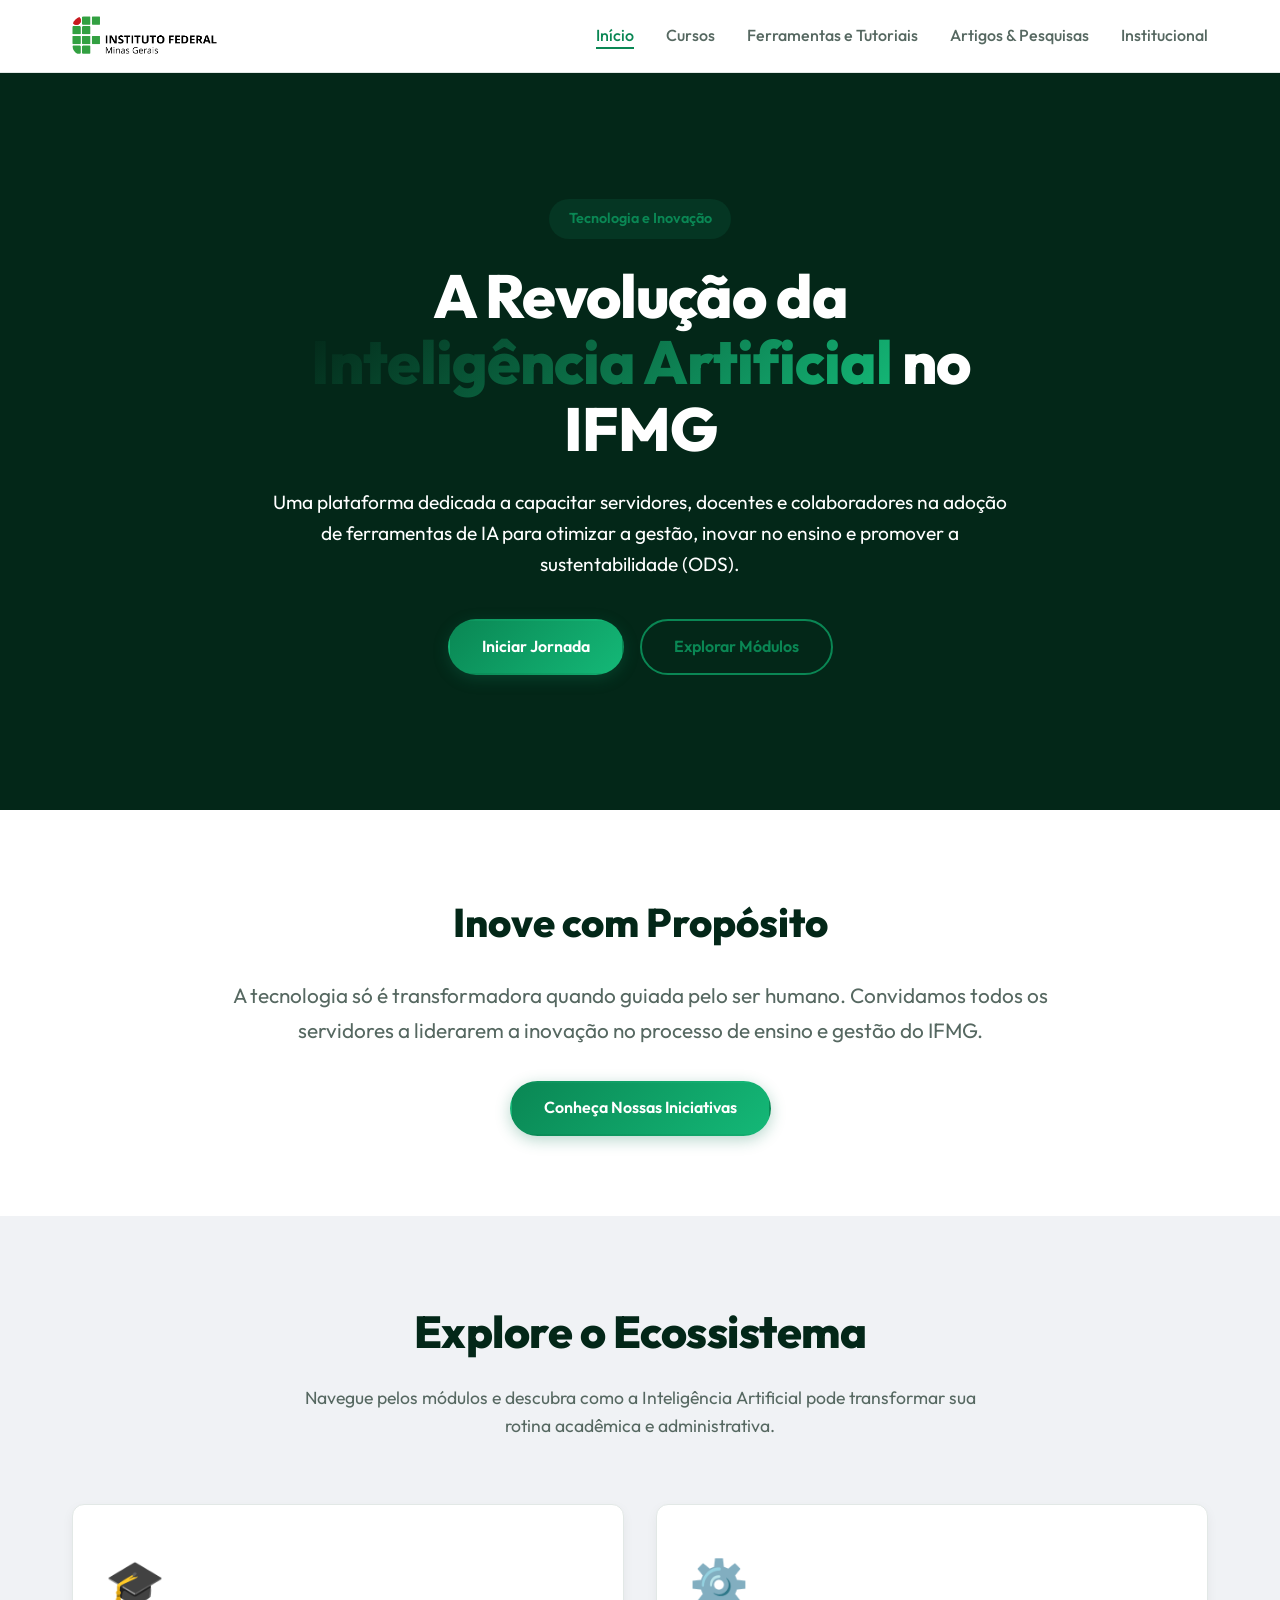
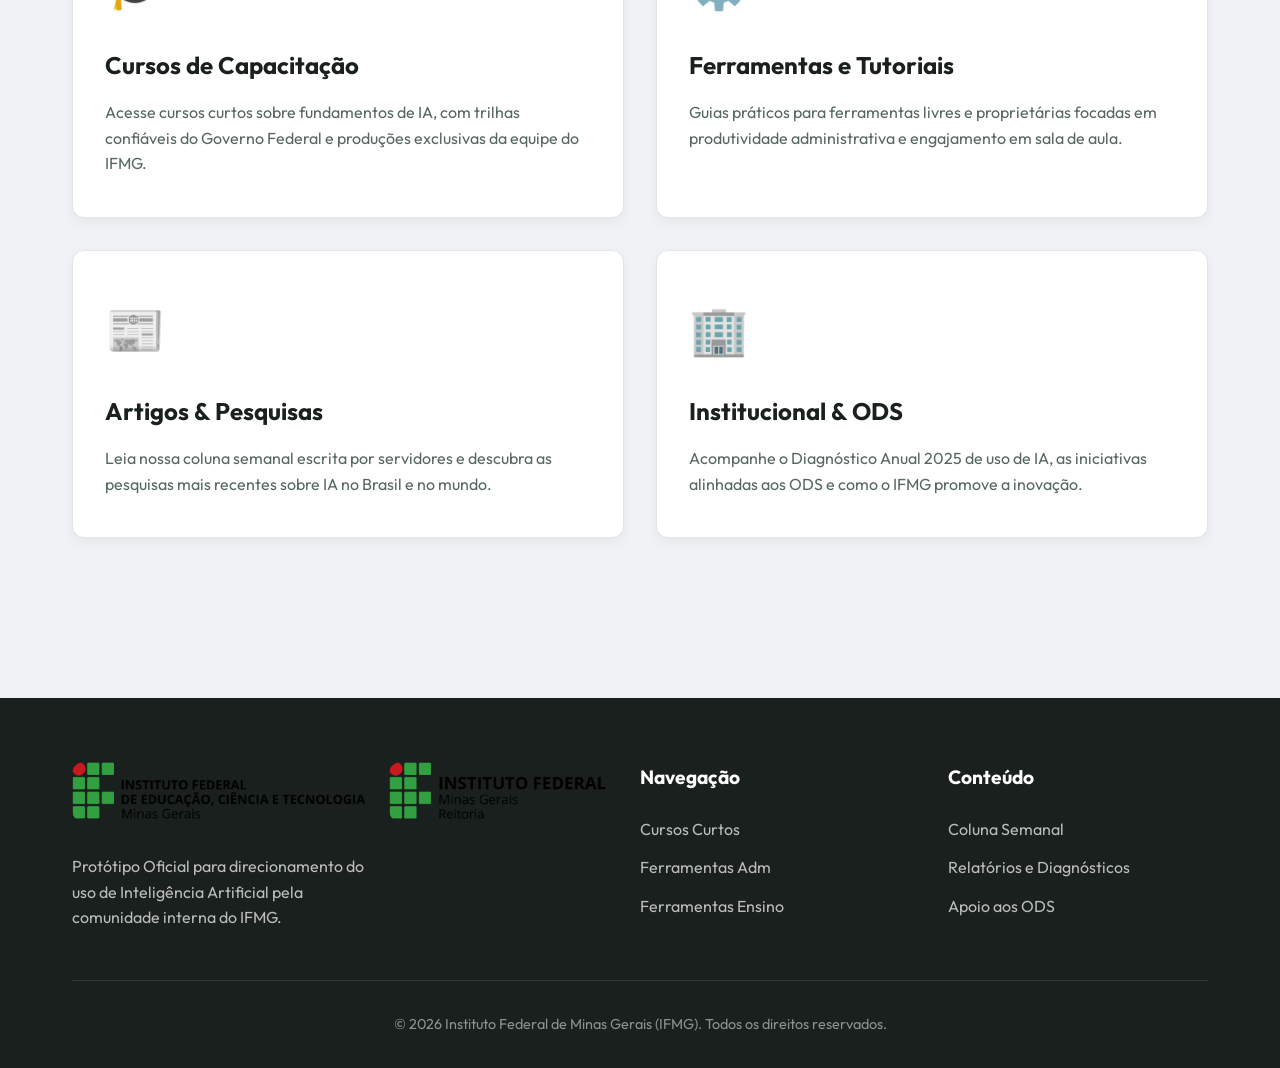
<file: index.html>
<!DOCTYPE html>
<html lang="pt-BR">
<head>
    <meta charset="UTF-8">
    <meta name="viewport" content="width=device-width, initial-scale=1.0">
    <title>Plataforma de IA | IFMG</title>
    <meta name="description" content="Plataforma oficial do IFMG com direcionamento quanto ao uso de Inteligência Artificial para a comunidade interna.">
    <link rel="stylesheet" href="css/style.css">
</head>
<body>
    <!-- Navbar -->
    <nav class="navbar" id="navbar">
        <div class="container nav-container">
            <a href="index.html" class="logo">
                <img src="imagens/ifmg-simples.png" alt="IFMG IA" class="logo-img">
            </a>
            
            <button class="mobile-menu-btn" id="mobile-menu-btn" aria-label="Menu">
                ☰
            </button>

            <ul class="nav-links" id="nav-links">
                <li><a href="index.html" class="active">Início</a></li>
                <li><a href="cursos.html">Cursos</a></li>
                <li><a href="tutoriais.html">Ferramentas e Tutoriais</a></li>
                <li><a href="artigos.html">Artigos & Pesquisas</a></li>
                <li><a href="institucional.html">Institucional</a></li>
            </ul>
        </div>
    </nav>

    <!-- Hero Section -->
    <header class="hero bg-dark">
        <div class="container hero-content">
            <div class="tag fade-in-up">Tecnologia e Inovação</div>
            <h1 class="fade-in-up" style="transition-delay: 0.1s">
                A Revolução da <span class="gradient-text">Inteligência Artificial</span> no IFMG
            </h1>
            <p class="fade-in-up" style="transition-delay: 0.2s">
                Uma plataforma dedicada a capacitar servidores, docentes e colaboradores na adoção de ferramentas de IA para otimizar a gestão, inovar no ensino e promover a sustentabilidade (ODS).
            </p>
            <div class="hero-buttons fade-in-up" style="transition-delay: 0.3s">
                <a href="cursos.html" class="btn btn-primary">Iniciar Jornada</a>
                <a href="#explore" class="btn btn-outline">Explorar Módulos</a>
            </div>
        </div>
    </header>

    <!-- Inovação Banner -->
    <section class="section bg-white">
        <div class="container">
            <div class="quote-banner fade-in-up" style="transition-delay: 0.1s">
                <h2>Inove com Propósito</h2>
                <p>
                    A tecnologia só é transformadora quando guiada pelo ser humano. Convidamos todos os servidores a liderarem a inovação no processo de ensino e gestão do IFMG.
                </p>
                <a href="institucional.html#inovacao" class="btn btn-primary">Conheça Nossas Iniciativas</a>
            </div>
        </div>
    </section>

    <!-- Modules Section -->
    <section class="section bg-light" id="explore">
        <div class="container">
            <div class="section-header fade-in-up">
                <h2>Explore o Ecossistema</h2>
                <p>Navegue pelos módulos e descubra como a Inteligência Artificial pode transformar sua rotina acadêmica e administrativa.</p>
            </div>
            
            <div class="grid grid-2">
                <!-- Card Cursos -->
                <a href="cursos.html" class="solid-card fade-in-up" style="transition-delay: 0.1s">
                    <div style="font-size: 3rem; margin-bottom: 1.5rem;">🎓</div>
                    <h3>Cursos de Capacitação</h3>
                    <p style="color: var(--text-muted); margin-top: 1rem;">
                        Acesse cursos curtos sobre fundamentos de IA, com trilhas confiáveis do Governo Federal e produções exclusivas da equipe do IFMG.
                    </p>
                </a>

                <!-- Card Tutoriais -->
                <a href="tutoriais.html" class="solid-card fade-in-up" style="transition-delay: 0.2s">
                    <div style="font-size: 3rem; margin-bottom: 1.5rem;">⚙️</div>
                    <h3>Ferramentas e Tutoriais</h3>
                    <p style="color: var(--text-muted); margin-top: 1rem;">
                        Guias práticos para ferramentas livres e proprietárias focadas em produtividade administrativa e engajamento em sala de aula.
                    </p>
                </a>

                <!-- Card Artigos -->
                <a href="artigos.html" class="solid-card fade-in-up" style="transition-delay: 0.3s">
                    <div style="font-size: 3rem; margin-bottom: 1.5rem;">📰</div>
                    <h3>Artigos & Pesquisas</h3>
                    <p style="color: var(--text-muted); margin-top: 1rem;">
                        Leia nossa coluna semanal escrita por servidores e descubra as pesquisas mais recentes sobre IA no Brasil e no mundo.
                    </p>
                </a>

                <!-- Card Institucional -->
                <a href="institucional.html" class="solid-card fade-in-up" style="transition-delay: 0.4s">
                    <div style="font-size: 3rem; margin-bottom: 1.5rem;">🏢</div>
                    <h3>Institucional & ODS</h3>
                    <p style="color: var(--text-muted); margin-top: 1rem;">
                        Acompanhe o Diagnóstico Anual 2025 de uso de IA, as iniciativas alinhadas aos ODS e como o IFMG promove a inovação.
                    </p>
                </a>
            </div>
        </div>
    </section>



    <!-- Footer -->
    <footer>
        <div class="container">
            <div class="footer-content">
                <div class="footer-brand">
                    <div class="footer-logos-group">
                        <img src="imagens/ifmg-completa.png" alt="IFMG" class="footer-logo">
                        <img src="imagens/reitoria.png" alt="Reitoria IFMG" class="footer-logo">
                    </div>
                    <p>Protótipo Oficial para direcionamento do uso de Inteligência Artificial pela comunidade interna do IFMG.</p>
                </div>
                <div class="footer-links">
                    <h4>Navegação</h4>
                    <ul>
                        <li><a href="cursos.html">Cursos Curtos</a></li>
                        <li><a href="tutoriais.html">Ferramentas Adm</a></li>
                        <li><a href="tutoriais.html#ensino">Ferramentas Ensino</a></li>
                    </ul>
                </div>
                <div class="footer-links">
                    <h4>Conteúdo</h4>
                    <ul>
                        <li><a href="artigos.html">Coluna Semanal</a></li>
                        <li><a href="institucional.html">Relatórios e Diagnósticos</a></li>
                        <li><a href="institucional.html">Apoio aos ODS</a></li>
                    </ul>
                </div>
            </div>
            <div class="footer-bottom">
                &copy; 2026 Instituto Federal de Minas Gerais (IFMG). Todos os direitos reservados.
            </div>
        </div>
    </footer>

    <script src="js/main.js"></script>
</body>
</html>
</file>
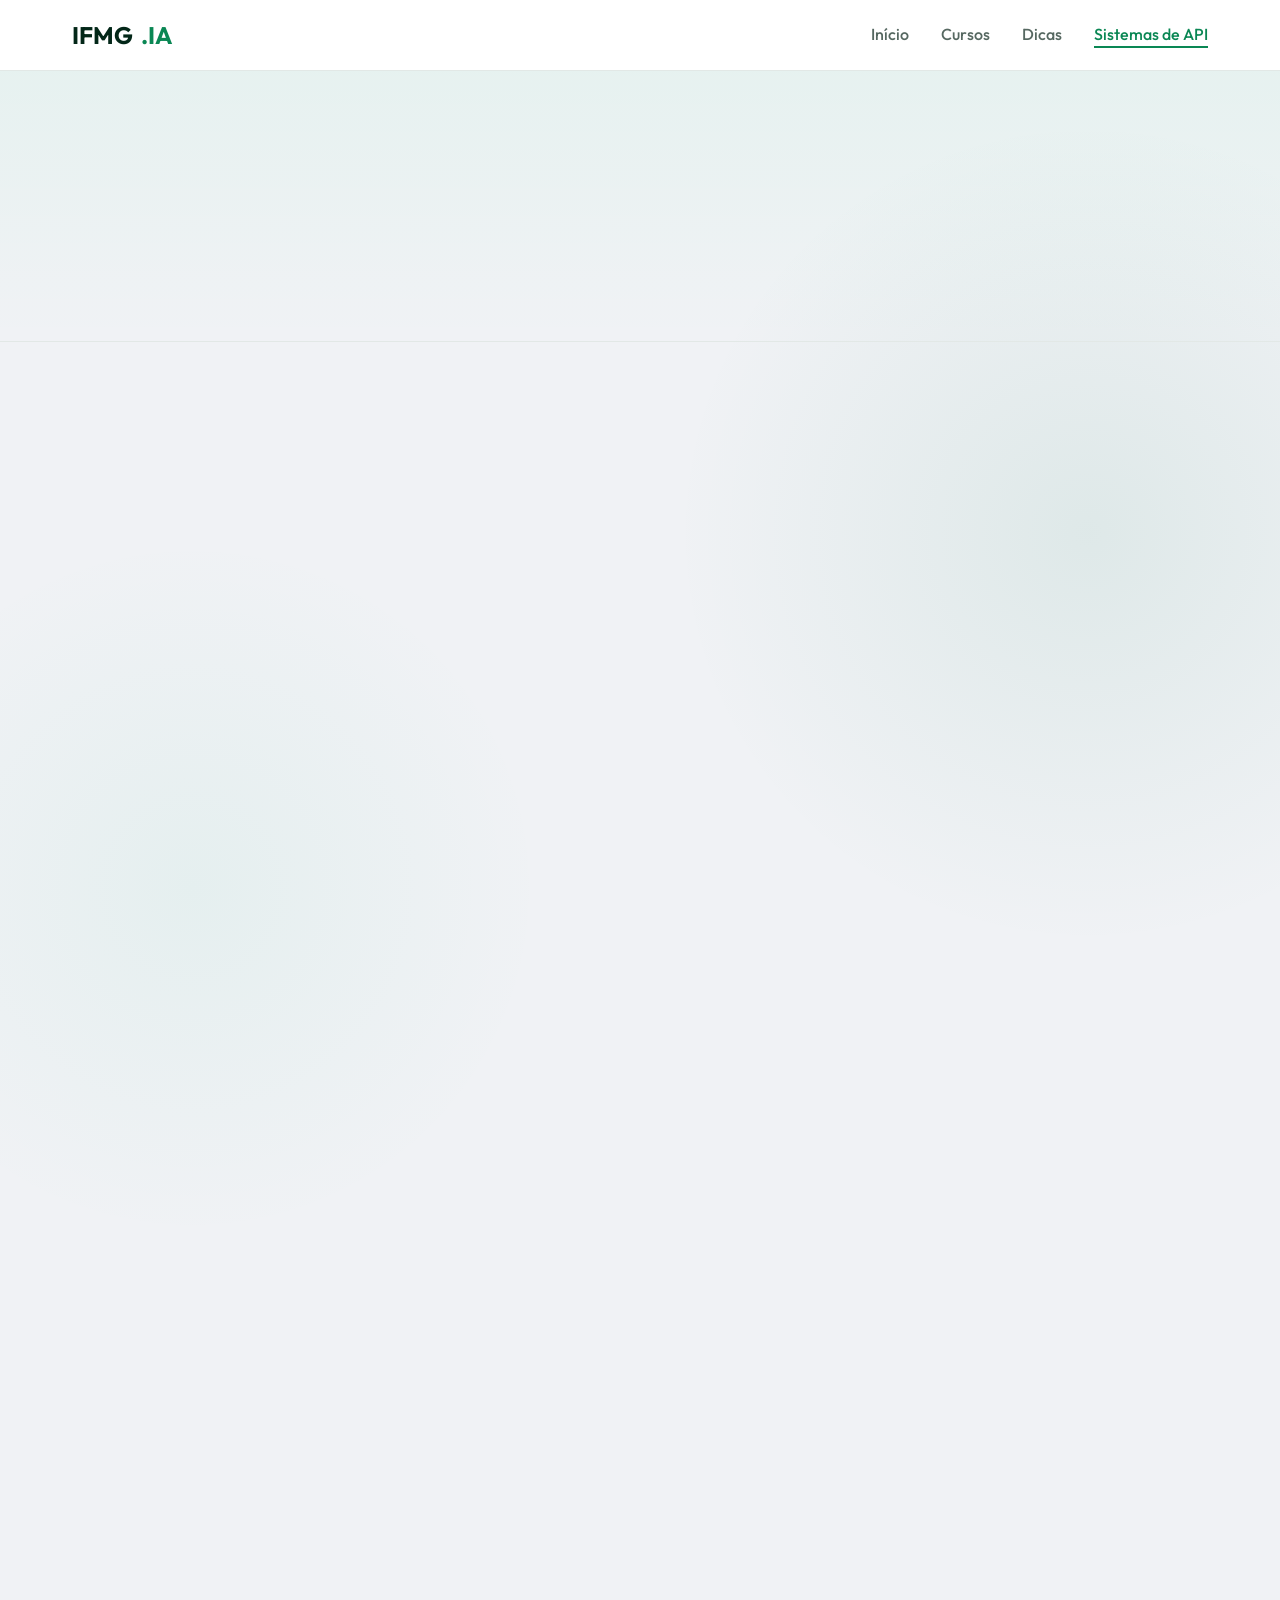
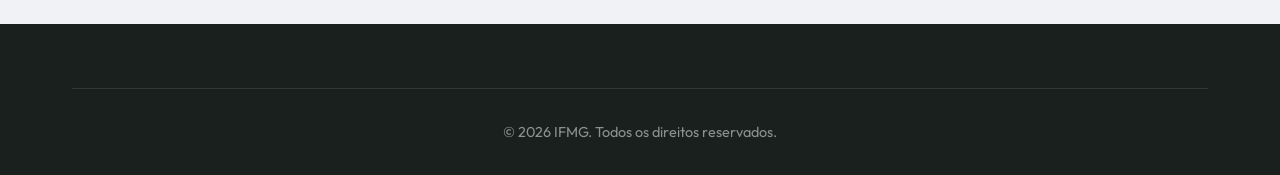
<file: api.html>
<!DOCTYPE html>
<html lang="pt-BR">

<head>
    <meta charset="UTF-8">
    <meta name="viewport" content="width=device-width, initial-scale=1.0">
    <title>Sistemas de API | Plano de IA IFMG</title>
    <link rel="stylesheet" href="css/style.css">
    <style>
        .api-layout {
            display: grid;
            grid-template-columns: 250px 1fr;
            gap: 3rem;
            margin-top: 2rem;
        }

        .api-sidebar {
            border-right: 1px solid var(--border-color);
            padding-right: 2rem;
        }

        .api-sidebar h4 {
            margin-top: 2rem;
            margin-bottom: 1rem;
            color: #fff;
            font-size: 0.9rem;
            text-transform: uppercase;
            letter-spacing: 1px;
        }

        .api-sidebar ul li {
            margin-bottom: 0.8rem;
        }

        .api-sidebar ul li a {
            color: var(--text-muted);
            font-size: 0.95rem;
        }

        .api-sidebar ul li a:hover,
        .api-sidebar ul li a.active {
            color: var(--primary);
        }

        .code-block {
            background: #0d1117;
            padding: 1.5rem;
            border-radius: 12px;
            border: 1px solid var(--border-color);
            font-family: monospace;
            color: #a5d6ff;
            line-height: 1.5;
            overflow-x: auto;
            margin: 1.5rem 0;
            position: relative;
        }

        .code-block .keyword {
            color: #ff7b72;
        }

        .code-block .string {
            color: #a5d6ff;
        }

        .code-block .comment {
            color: #8b949e;
        }

        .copy-btn {
            position: absolute;
            top: 1rem;
            right: 1rem;
            background: rgba(255, 255, 255, 0.1);
            border: none;
            color: #fff;
            padding: 0.3rem 0.6rem;
            border-radius: 6px;
            font-size: 0.8rem;
            cursor: pointer;
        }

        .copy-btn:hover {
            background: rgba(255, 255, 255, 0.2);
        }

        .endpoint-pill {
            display: inline-block;
            background: rgba(0, 230, 118, 0.1);
            color: var(--primary);
            font-weight: bold;
            padding: 0.3rem 0.8rem;
            border-radius: 6px;
            border: 1px solid rgba(0, 230, 118, 0.3);
            margin-right: 1rem;
            font-family: monospace;
            font-size: 0.9rem;
        }

        .key-generator {
            background: var(--glass-bg);
            border: 1px solid var(--primary-glow);
            padding: 2rem;
            border-radius: 16px;
            margin: 3rem 0;
            text-align: center;
        }

        @media (max-width: 900px) {
            .api-layout {
                grid-template-columns: 1fr;
            }

            .api-sidebar {
                border-right: none;
                border-bottom: 1px solid var(--border-color);
                padding-right: 0;
                padding-bottom: 2rem;
                margin-bottom: 2rem;
            }
        }
    </style>
</head>

<body>
    <nav class="navbar">
        <div class="container nav-container">
            <a href="index.html" class="logo">IFMG<span>.IA</span></a>
            <ul class="nav-links">
                <li><a href="index.html">Início</a></li>
                <li><a href="cursos.html">Cursos</a></li>
                <li><a href="dicas.html">Dicas</a></li>
                <li><a href="api.html" class="active">Sistemas de API</a></li>
            </ul>
        </div>
    </nav>

    <header class="section"
        style="padding-top: 10rem; padding-bottom: 2rem; background: linear-gradient(180deg, rgba(0, 230, 118, 0.05) 0%, transparent 100%); border-bottom: 1px solid var(--border-color);">
        <div class="container text-center">
            <h1 class="fade-in-up" style="font-size: 3rem; margin-bottom: 1rem;">Documentação da API</h1>
            <p class="fade-in-up"
                style="transition-delay: 0.1s; color: var(--text-muted); font-size: 1.1rem; max-width: 600px; margin: 0 auto;">
                Integre os modelos institucionais do IFMG nas suas próprias aplicações escolares e projetos de pesquisa
                acadêmica.
            </p>
        </div>
    </header>

    <section class="container" style="padding-bottom: 5rem;">
        <div class="api-layout fade-in-up" style="transition-delay: 0.2s">

            <!-- Sidebar -->
            <aside class="api-sidebar">
                <h4 style="margin-top: 0">Início</h4>
                <ul>
                    <li><a href="#" class="active">Introdução</a></li>
                    <li><a href="#">Autenticação</a></li>
                    <li><a href="#">Limites de Taxa</a></li>
                </ul>
                <h4>Modelos Base</h4>
                <ul>
                    <li><a href="#">IFMG-Edu-7B</a></li>
                    <li><a href="#">Classificador de Evasão</a></li>
                    <li><a href="#">Analisador de Textos</a></li>
                </ul>
                <h4>Endpoints</h4>
                <ul>
                    <li><a href="#">/v1/completions</a></li>
                    <li><a href="#">/v1/predict</a></li>
                </ul>
            </aside>

            <!-- Content -->
            <main class="api-content">
                <h2 style="font-size: 2rem; margin-bottom: 1rem;">Introdução</h2>
                <p style="color: var(--text-muted); margin-bottom: 2rem;">
                    A API do Plano de IA do IFMG oferece acesso a modelos ajustados especificamente para o contexto
                    educacional brasileiro. A comunicação é baseada em REST, utilizando representações JSON de
                    transferência.
                </p>

                <div class="key-generator">
                    <h3 style="margin-bottom: 1rem;">Gere sua Chave de API</h3>
                    <p style="color: var(--text-muted); margin-bottom: 1.5rem; font-size: 0.9rem;">
                        Identifique-se como aluno ou professor para receber sua key gratuita.
                    </p>
                    <button class="btn btn-primary"
                        onclick="alert('Funcionalidade simulada! A chave apareceria aqui.')">Gerar Key
                        Institucional</button>
                </div>

                <hr style="border: 0; border-top: 1px solid var(--border-color); margin: 3rem 0;">

                <h3 style="margin-bottom: 1rem;">Fazendo sua Primeira Requisição</h3>
                <p style="color: var(--text-muted); margin-bottom: 1.5rem;">
                    A autenticação é feita via header <code>Authorization: Bearer</code>. O endpoint primário de
                    completions é altamente compatível com o formato da OpenAI, facilitando adaptações de código:
                </p>

                <div style="display: flex; align-items: center; margin-bottom: 1rem;">
                    <span class="endpoint-pill">POST</span>
                    <code style="color: #fff;">https://api.ia.ifmg.edu.br/v1/completions</code>
                </div>

                <div class="code-block">
                    <button class="copy-btn" onclick="alert('Copiado!')">Copiar</button>
                    <span class="comment"># Exemplo de requisição em Python usando o pacote requests</span><br><br>
                    <span class="keyword">import</span> requests<br>
                    <span class="keyword">import</span> json<br><br>

                    url = <span class="string">"https://api.ia.ifmg.edu.br/v1/completions"</span><br>
                    headers = {<br>
                    &nbsp;&nbsp;&nbsp;&nbsp;<span class="string">"Authorization"</span>: <span class="string">"Bearer
                        SEU_TOKEN_AQUI"</span>,<br>
                    &nbsp;&nbsp;&nbsp;&nbsp;<span class="string">"Content-Type"</span>: <span
                        class="string">"application/json"</span><br>
                    }<br><br>

                    payload = {<br>
                    &nbsp;&nbsp;&nbsp;&nbsp;<span class="string">"model"</span>: <span
                        class="string">"ifmg-edu-7b"</span>,<br>
                    &nbsp;&nbsp;&nbsp;&nbsp;<span class="string">"prompt"</span>: <span class="string">"Explique o
                        conceito de redes neurais para um estudante do ensino médio"</span>,<br>
                    &nbsp;&nbsp;&nbsp;&nbsp;<span class="string">"max_tokens"</span>: <span
                        class="keyword">250</span><br>
                    }<br><br>

                    response = requests.post(url, headers=headers, json=payload)<br>
                    <span class="keyword">print</span>(response.json())
                </div>
            </main>
        </div>
    </section>

    <footer>
        <div class="container">
            <div class="footer-bottom">
                &copy; 2026 IFMG. Todos os direitos reservados.
            </div>
        </div>
    </footer>
    <script src="js/main.js"></script>
</body>

</html>
</file>
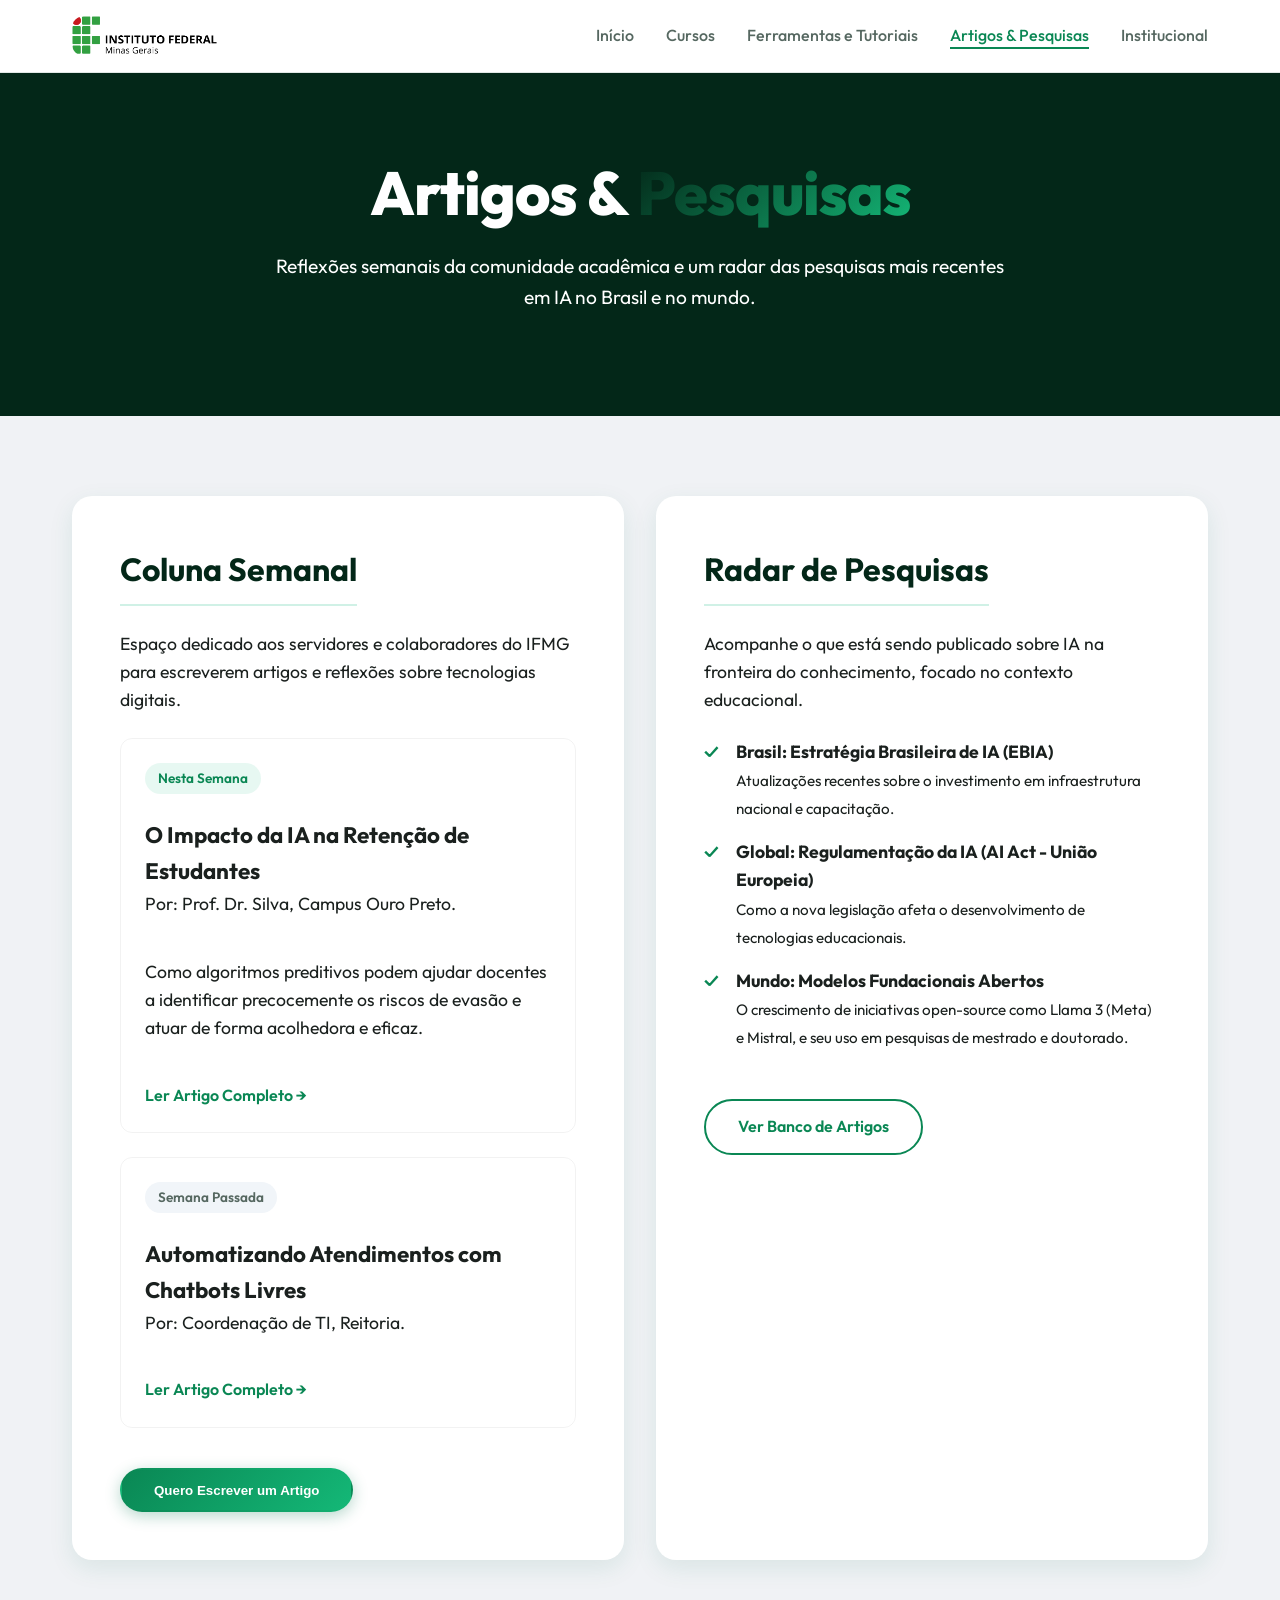
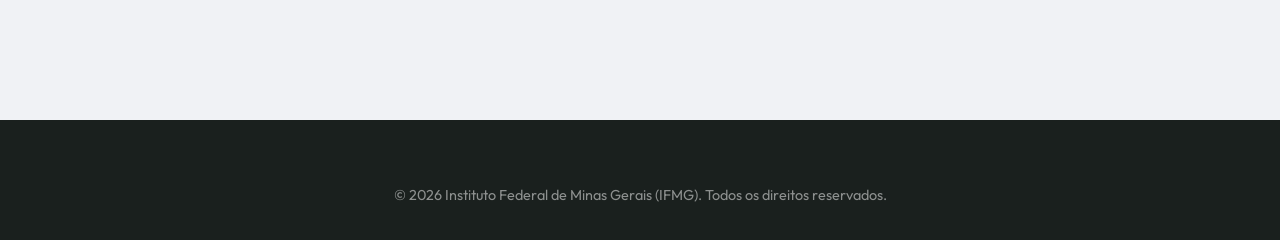
<file: artigos.html>
<!DOCTYPE html>
<html lang="pt-BR">
<head>
    <meta charset="UTF-8">
    <meta name="viewport" content="width=device-width, initial-scale=1.0">
    <title>Artigos e Pesquisas | IFMG IA</title>
    <meta name="description" content="Artigos semanais e pesquisas recentes sobre Inteligência Artificial no IFMG, no Brasil e no Mundo.">
    <link rel="stylesheet" href="css/style.css">
</head>
<body>
    <nav class="navbar" id="navbar">
        <div class="container nav-container">
            <a href="index.html" class="logo">
                <img src="imagens/ifmg-simples.png" alt="IFMG IA" class="logo-img">
            </a>
            <button class="mobile-menu-btn" id="mobile-menu-btn">☰</button>
            <ul class="nav-links" id="nav-links">
                <li><a href="index.html">Início</a></li>
                <li><a href="cursos.html">Cursos</a></li>
                <li><a href="tutoriais.html">Ferramentas e Tutoriais</a></li>
                <li><a href="artigos.html" class="active">Artigos & Pesquisas</a></li>
                <li><a href="institucional.html">Institucional</a></li>
            </ul>
        </div>
    </nav>

    <header class="hero bg-dark" style="min-height: 40vh; padding: 10rem 0 4rem;">
        <div class="container hero-content">
            <h1 class="fade-in-up">Artigos & <span class="gradient-text">Pesquisas</span></h1>
            <p class="fade-in-up" style="transition-delay: 0.1s">
                Reflexões semanais da comunidade acadêmica e um radar das pesquisas mais recentes em IA no Brasil e no mundo.
            </p>
        </div>
    </header>

    <section class="section bg-light">
        <div class="container">
            <div class="grid grid-2">
                <!-- Coluna Semanal -->
                <div class="content-block fade-in-up">
                    <h2>Coluna Semanal</h2>
                    <p>Espaço dedicado aos servidores e colaboradores do IFMG para escreverem artigos e reflexões sobre tecnologias digitais.</p>
                    
                    <div class="resource-item" style="flex-direction: column; gap: 1rem;">
                        <div>
                            <span class="badge badge-free">Nesta Semana</span>
                            <h4 style="font-size: 1.4rem; margin-top: 0.5rem;">O Impacto da IA na Retenção de Estudantes</h4>
                            <p class="text-muted">Por: Prof. Dr. Silva, Campus Ouro Preto.</p>
                        </div>
                        <p>Como algoritmos preditivos podem ajudar docentes a identificar precocemente os riscos de evasão e atuar de forma acolhedora e eficaz.</p>
                        <a href="#" style="color: var(--primary); font-weight: 600;">Ler Artigo Completo →</a>
                    </div>

                    <div class="resource-item" style="flex-direction: column; gap: 1rem;">
                        <div>
                            <span class="badge" style="background: #f1f5f9; color: var(--text-muted);">Semana Passada</span>
                            <h4 style="font-size: 1.4rem; margin-top: 0.5rem;">Automatizando Atendimentos com Chatbots Livres</h4>
                            <p class="text-muted">Por: Coordenação de TI, Reitoria.</p>
                        </div>
                        <a href="#" style="color: var(--primary); font-weight: 600;">Ler Artigo Completo →</a>
                    </div>
                    
                    <button class="btn btn-primary" style="margin-top: 1rem;">Quero Escrever um Artigo</button>
                </div>

                <!-- Pesquisas -->
                <div class="content-block fade-in-up" style="transition-delay: 0.2s">
                    <h2>Radar de Pesquisas</h2>
                    <p>Acompanhe o que está sendo publicado sobre IA na fronteira do conhecimento, focado no contexto educacional.</p>
                    
                    <ul class="styled-list">
                        <li>
                            <strong>Brasil: Estratégia Brasileira de IA (EBIA)</strong><br>
                            <span class="text-muted" style="font-size: 0.95rem;">Atualizações recentes sobre o investimento em infraestrutura nacional e capacitação.</span>
                        </li>
                        <li>
                            <strong>Global: Regulamentação da IA (AI Act - União Europeia)</strong><br>
                            <span class="text-muted" style="font-size: 0.95rem;">Como a nova legislação afeta o desenvolvimento de tecnologias educacionais.</span>
                        </li>
                        <li>
                            <strong>Mundo: Modelos Fundacionais Abertos</strong><br>
                            <span class="text-muted" style="font-size: 0.95rem;">O crescimento de iniciativas open-source como Llama 3 (Meta) e Mistral, e seu uso em pesquisas de mestrado e doutorado.</span>
                        </li>
                    </ul>
                    
                    <a href="#" class="btn btn-outline" style="margin-top: 2rem;">Ver Banco de Artigos</a>
                </div>
            </div>
        </div>
    </section>

    <footer>
        <div class="container">
            <div class="footer-bottom" style="margin-top: 0; padding-top: 0; border: none;">
                &copy; 2026 Instituto Federal de Minas Gerais (IFMG). Todos os direitos reservados.
            </div>
        </div>
    </footer>
    <script src="js/main.js"></script>
</body>
</html>
</file>
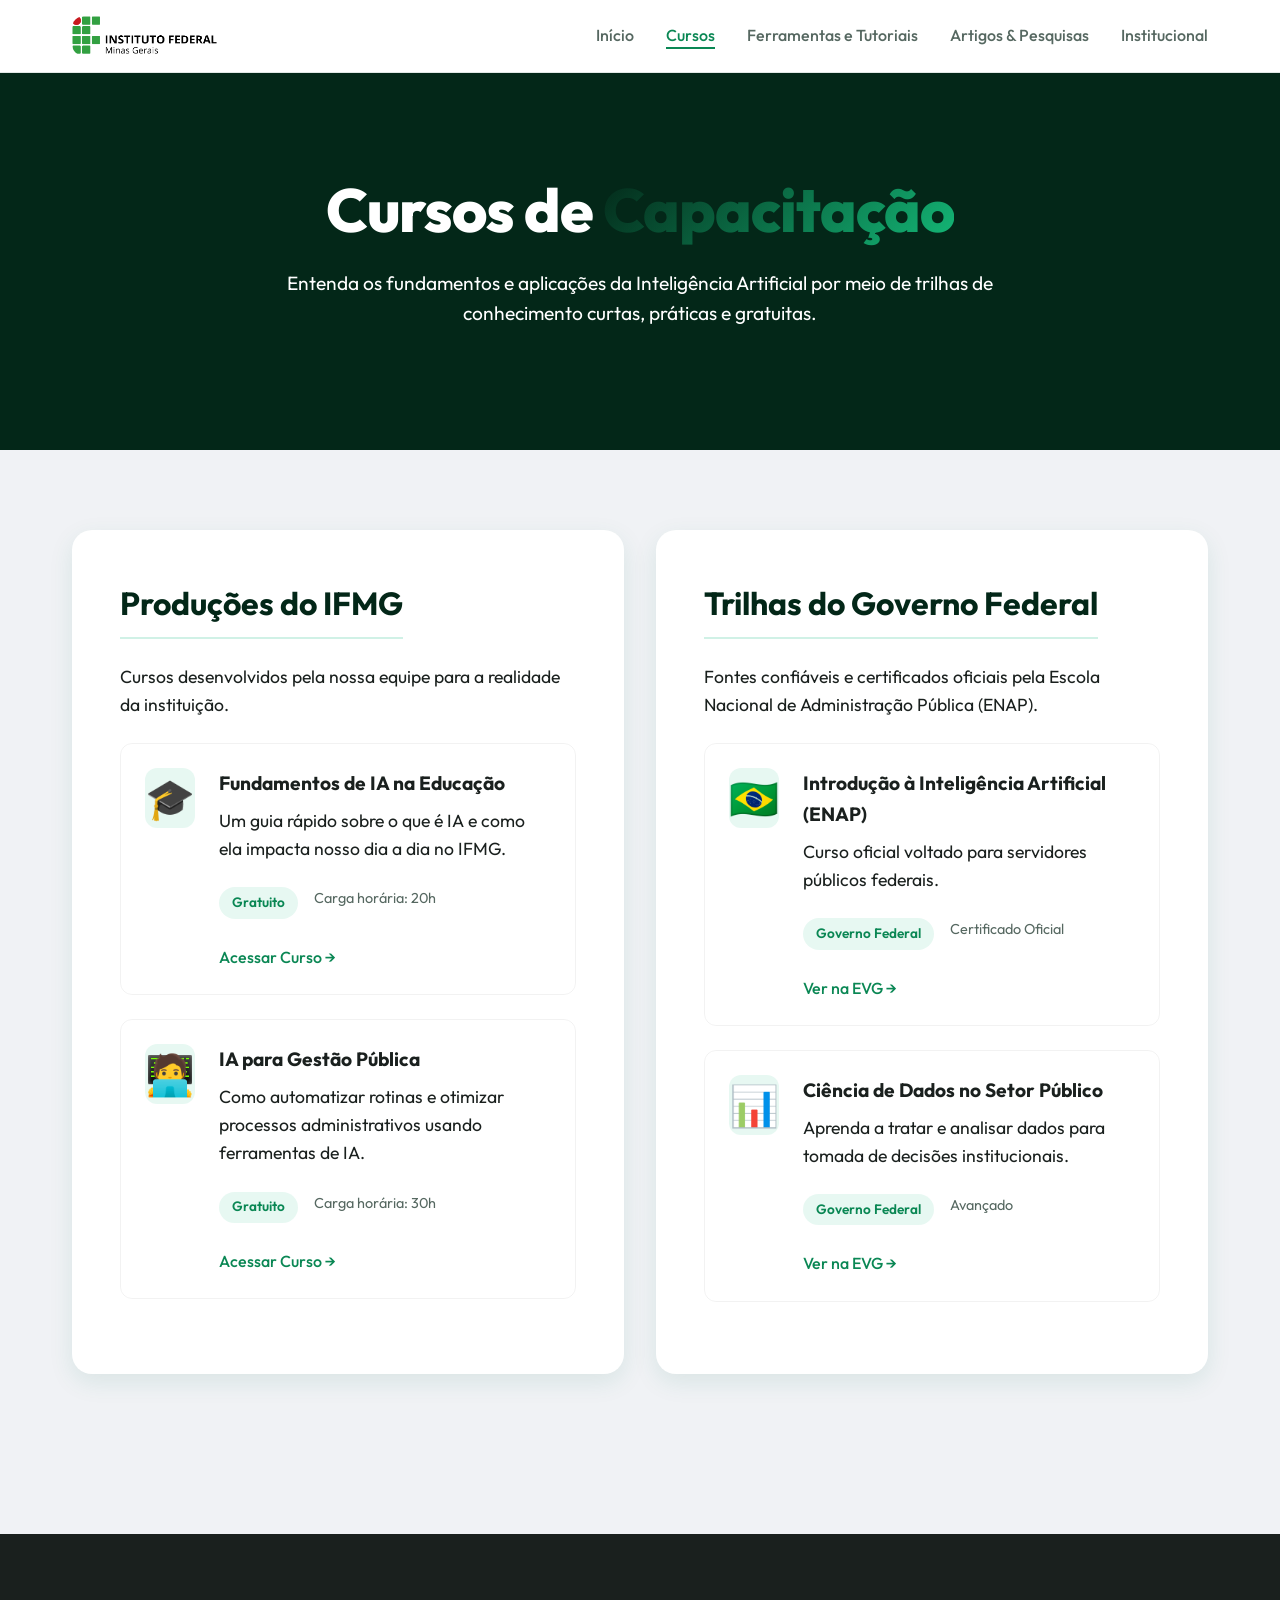
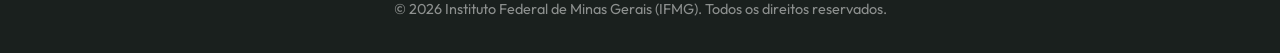
<file: cursos.html>
<!DOCTYPE html>
<html lang="pt-BR">
<head>
    <meta charset="UTF-8">
    <meta name="viewport" content="width=device-width, initial-scale=1.0">
    <title>Cursos e Capacitação | IFMG IA</title>
    <meta name="description" content="Cursos de curta duração sobre Inteligência Artificial recomendados pelo IFMG e pelo Governo Federal.">
    <link rel="stylesheet" href="css/style.css">
</head>
<body>
    <nav class="navbar" id="navbar">
        <div class="container nav-container">
            <a href="index.html" class="logo">
                <img src="imagens/ifmg-simples.png" alt="IFMG IA" class="logo-img">
            </a>
            <button class="mobile-menu-btn" id="mobile-menu-btn" aria-label="Menu">☰</button>
            <ul class="nav-links" id="nav-links">
                <li><a href="index.html">Início</a></li>
                <li><a href="cursos.html" class="active">Cursos</a></li>
                <li><a href="tutoriais.html">Ferramentas e Tutoriais</a></li>
                <li><a href="artigos.html">Artigos & Pesquisas</a></li>
                <li><a href="institucional.html">Institucional</a></li>
            </ul>
        </div>
    </nav>

    <header class="hero bg-dark" style="min-height: 50vh; padding: 10rem 0 4rem;">
        <div class="container hero-content">
            <h1 class="fade-in-up">Cursos de <span class="gradient-text">Capacitação</span></h1>
            <p class="fade-in-up" style="transition-delay: 0.1s">
                Entenda os fundamentos e aplicações da Inteligência Artificial por meio de trilhas de conhecimento curtas, práticas e gratuitas.
            </p>
        </div>
    </header>

    <section class="section bg-light">
        <div class="container">
            <div class="grid grid-2">
                <!-- Cursos IFMG -->
                <div class="content-block fade-in-up">
                    <h2>Produções do IFMG</h2>
                    <p>Cursos desenvolvidos pela nossa equipe para a realidade da instituição.</p>
                    
                    <div class="resource-item">
                        <div class="resource-icon">🎓</div>
                        <div class="resource-content">
                            <h4>Fundamentos de IA na Educação</h4>
                            <p class="text-muted">Um guia rápido sobre o que é IA e como ela impacta nosso dia a dia no IFMG.</p>
                            <div class="resource-meta">
                                <span class="badge badge-free">Gratuito</span>
                                <span>Carga horária: 20h</span>
                            </div>
                            <a href="#" style="color: var(--primary); font-weight: 500; display: inline-block; margin-top: 10px;">Acessar Curso →</a>
                        </div>
                    </div>

                    <div class="resource-item">
                        <div class="resource-icon">🧑‍💻</div>
                        <div class="resource-content">
                            <h4>IA para Gestão Pública</h4>
                            <p class="text-muted">Como automatizar rotinas e otimizar processos administrativos usando ferramentas de IA.</p>
                            <div class="resource-meta">
                                <span class="badge badge-free">Gratuito</span>
                                <span>Carga horária: 30h</span>
                            </div>
                            <a href="#" style="color: var(--primary); font-weight: 500; display: inline-block; margin-top: 10px;">Acessar Curso →</a>
                        </div>
                    </div>
                </div>

                <!-- Cursos Governo -->
                <div class="content-block fade-in-up" style="transition-delay: 0.2s">
                    <h2>Trilhas do Governo Federal</h2>
                    <p>Fontes confiáveis e certificados oficiais pela Escola Nacional de Administração Pública (ENAP).</p>
                    
                    <div class="resource-item">
                        <div class="resource-icon">🇧🇷</div>
                        <div class="resource-content">
                            <h4>Introdução à Inteligência Artificial (ENAP)</h4>
                            <p class="text-muted">Curso oficial voltado para servidores públicos federais.</p>
                            <div class="resource-meta">
                                <span class="badge badge-free">Governo Federal</span>
                                <span>Certificado Oficial</span>
                            </div>
                            <a href="https://www.escolavirtual.gov.br/" target="_blank" style="color: var(--primary); font-weight: 500; display: inline-block; margin-top: 10px;">Ver na EVG →</a>
                        </div>
                    </div>

                    <div class="resource-item">
                        <div class="resource-icon">📊</div>
                        <div class="resource-content">
                            <h4>Ciência de Dados no Setor Público</h4>
                            <p class="text-muted">Aprenda a tratar e analisar dados para tomada de decisões institucionais.</p>
                            <div class="resource-meta">
                                <span class="badge badge-free">Governo Federal</span>
                                <span>Avançado</span>
                            </div>
                            <a href="https://www.escolavirtual.gov.br/" target="_blank" style="color: var(--primary); font-weight: 500; display: inline-block; margin-top: 10px;">Ver na EVG →</a>
                        </div>
                    </div>
                </div>
            </div>
        </div>
    </section>

    <footer>
        <div class="container">
            <div class="footer-bottom" style="margin-top: 0; padding-top: 0; border: none;">
                &copy; 2026 Instituto Federal de Minas Gerais (IFMG). Todos os direitos reservados.
            </div>
        </div>
    </footer>
    <script src="js/main.js"></script>
</body>
</html>
</file>
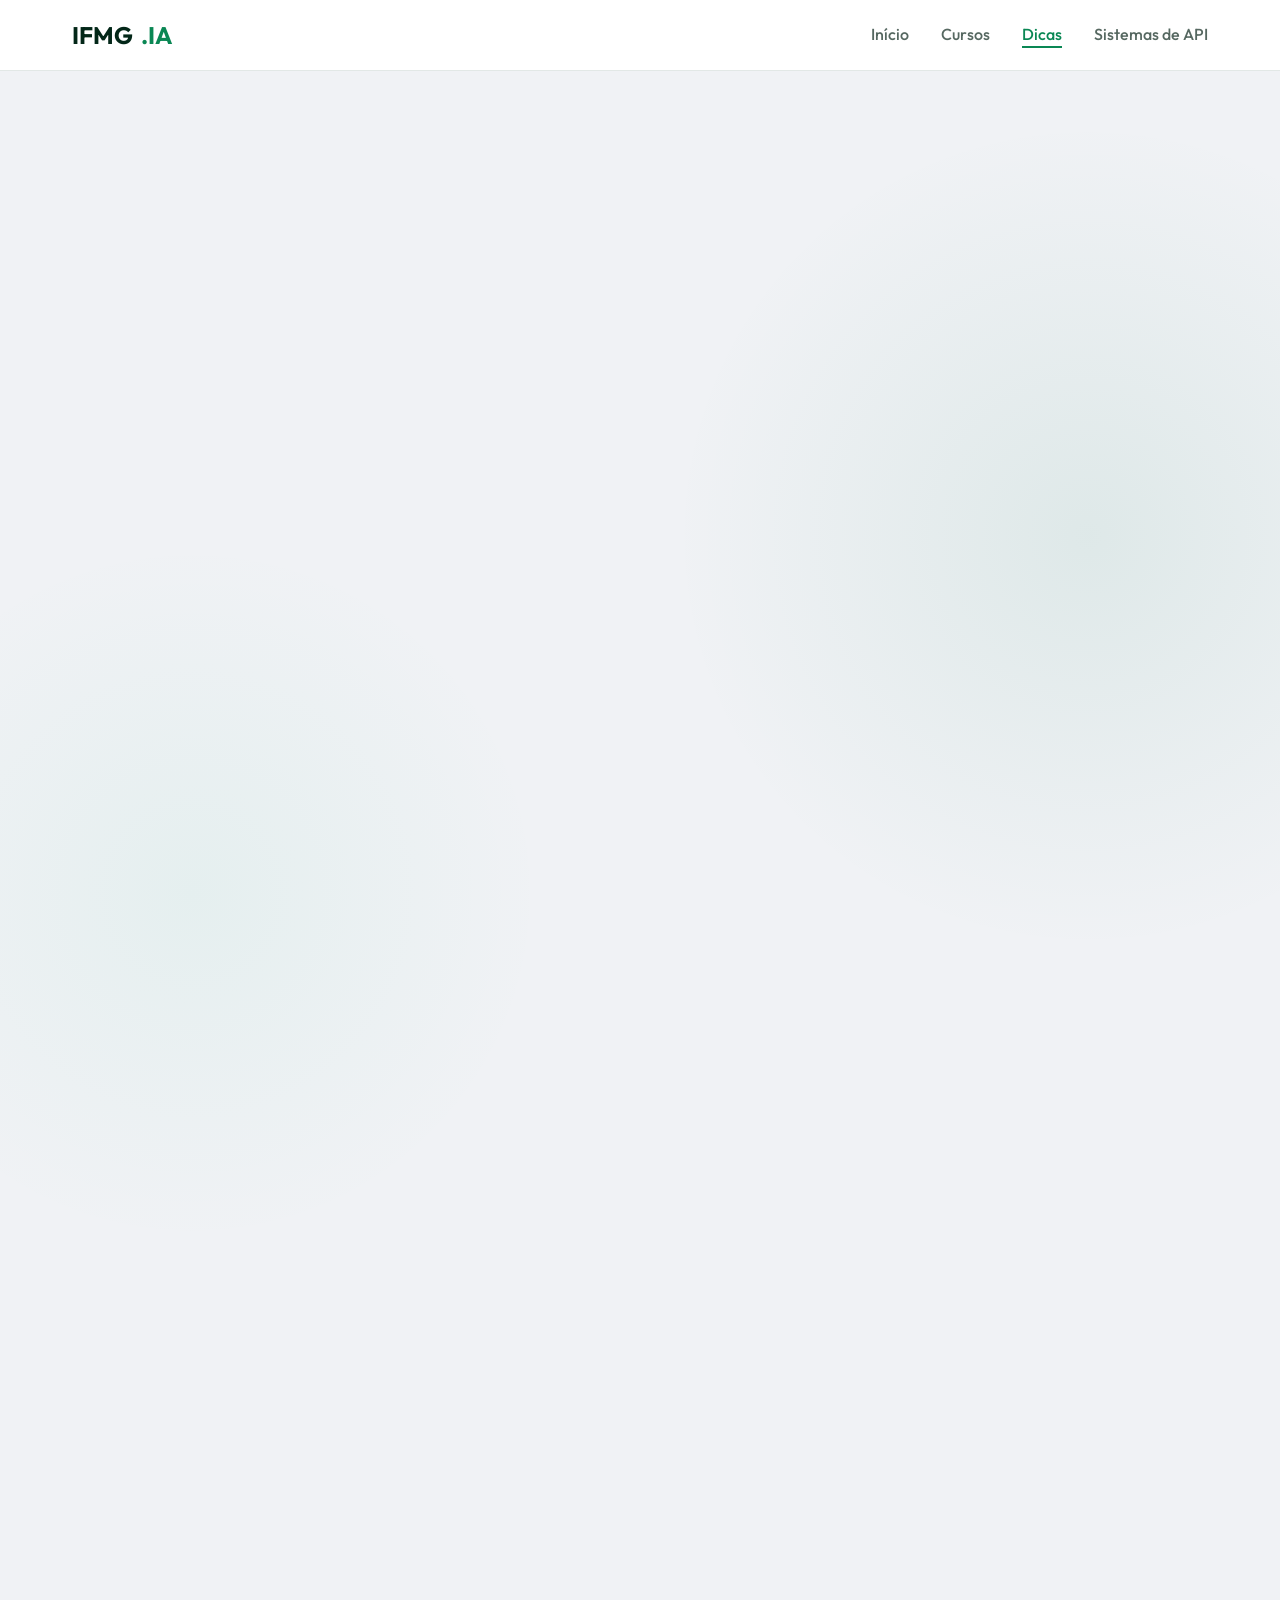
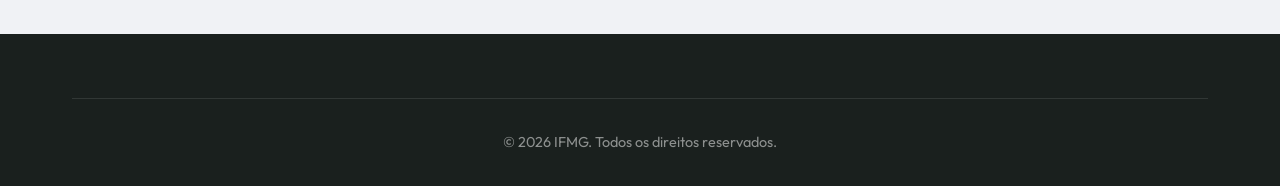
<file: dicas.html>
<!DOCTYPE html>
<html lang="pt-BR">

<head>
    <meta charset="UTF-8">
    <meta name="viewport" content="width=device-width, initial-scale=1.0">
    <title>Dicas Semanais | Plano de IA IFMG</title>
    <link rel="stylesheet" href="css/style.css">
    <style>
        .tip-card {
            display: flex;
            gap: 2rem;
            align-items: stretch;
            margin-bottom: 2rem;
            padding: 1.5rem;
        }

        .tip-date {
            flex-shrink: 0;
            width: 80px;
            text-align: center;
            background: rgba(255, 255, 255, 0.03);
            border-radius: 12px;
            padding: 1rem 0;
            border: 1px solid var(--glass-border);
            display: flex;
            flex-direction: column;
            justify-content: center;
        }

        .tip-date span.day {
            font-size: 2rem;
            font-family: 'Outfit';
            font-weight: 800;
            color: var(--primary);
            line-height: 1;
        }

        .tip-date span.month {
            font-size: 0.8rem;
            text-transform: uppercase;
            letter-spacing: 1px;
            color: var(--text-muted);
            margin-top: 4px;
        }

        .tip-content h3 {
            margin-bottom: 0.8rem;
            font-size: 1.3rem;
        }

        .tip-content p {
            color: var(--text-muted);
            font-size: 0.95rem;
            line-height: 1.7;
        }

        .subscribe-box {
            background: linear-gradient(145deg, rgba(20, 24, 31, 0.8), rgba(0, 230, 118, 0.05));
            border: 1px solid var(--primary-glow);
            border-radius: 20px;
            padding: 3rem;
            text-align: center;
            margin-top: 4rem;
        }

        .form-group {
            display: flex;
            gap: 1rem;
            max-width: 500px;
            margin: 2rem auto 0;
        }

        .form-input {
            flex-grow: 1;
            padding: 0.8rem 1.5rem;
            border-radius: 50px;
            background: rgba(0, 0, 0, 0.3);
            border: 1px solid var(--glass-border);
            color: #fff;
            font-family: 'Inter';
            outline: none;
            transition: border-color var(--transition-fast);
        }

        .form-input:focus {
            border-color: var(--primary);
        }

        @media (max-width: 768px) {
            .tip-card {
                flex-direction: column;
                gap: 1rem;
            }

            .tip-date {
                width: auto;
                flex-direction: row;
                gap: 10px;
                padding: 0.5rem;
            }

            .form-group {
                flex-direction: column;
            }
        }
    </style>
</head>

<body>
    <nav class="navbar">
        <div class="container nav-container">
            <a href="index.html" class="logo">IFMG<span>.IA</span></a>
            <ul class="nav-links">
                <li><a href="index.html">Início</a></li>
                <li><a href="cursos.html">Cursos</a></li>
                <li><a href="dicas.html" class="active">Dicas</a></li>
                <li><a href="api.html">Sistemas de API</a></li>
            </ul>
        </div>
    </nav>

    <header class="section" style="padding-top: 10rem; padding-bottom: 2rem;">
        <div class="container text-center">
            <h1 class="fade-in-up" style="font-size: 3.5rem; margin-bottom: 1rem;">Dicas Semanais</h1>
            <p class="fade-in-up"
                style="transition-delay: 0.1s; color: var(--text-muted); font-size: 1.2rem; max-width: 600px; margin: 0 auto;">
                Insights, ferramentas e prompts exclusivos para manter você à frente da curva no universo da
                Inteligência Artificial.
            </p>
        </div>
    </header>

    <section class="section" style="padding-top: 2rem;">
        <div class="container" style="max-width: 800px;">

            <div class="glass-card tip-card fade-in-up">
                <div class="tip-date">
                    <span class="day">28</span>
                    <span class="month">ABR</span>
                </div>
                <div class="tip-content">
                    <div class="tag">Ferramentas</div>
                    <h3>Integrando ChatGPT nas Planilhas Google</h3>
                    <p>Você sabia que pode chamar a API da OpenAI diretamente usando o Google Apps Script? Isso permite
                        automatizar categorizações e sumarizar dados das suas planilhas instantaneamente sem depender de
                        extensões pagas de terceiros.</p>
                    <a href="#"
                        style="display: inline-block; margin-top: 1rem; color: var(--primary); font-weight: 500; font-size: 0.9rem;">Ler
                        guia completo →</a>
                </div>
            </div>

            <div class="glass-card tip-card fade-in-up" style="transition-delay: 0.1s">
                <div class="tip-date">
                    <span class="day">21</span>
                    <span class="month">ABR</span>
                </div>
                <div class="tip-content">
                    <div class="tag"
                        style="background: rgba(0, 176, 255, 0.1); color: #00b0ff; border-color: rgba(0, 176, 255, 0.2);">
                        Engenharia de Prompt</div>
                    <h3>O Poder do 'Chain-of-Thought' (Cadeia de Pensamento)</h3>
                    <p>Ao solicitar tarefas complexas de lógica matemática para um modelo como o GPT-4, sempre adicione
                        "Pense passo a passo" no final do seu prompt. Isso força o modelo a exibir seu raciocínio,
                        aumentando drasticamente a taxa de respostas corretas.</p>
                    <a href="#"
                        style="display: inline-block; margin-top: 1rem; color: #00b0ff; font-weight: 500; font-size: 0.9rem;">Ver
                        exemplos úteis →</a>
                </div>
            </div>

            <div class="glass-card tip-card fade-in-up" style="transition-delay: 0.2s">
                <div class="tip-date">
                    <span class="day">14</span>
                    <span class="month">ABR</span>
                </div>
                <div class="tip-content">
                    <div class="tag"
                        style="background: rgba(255, 51, 102, 0.1); color: var(--secondary); border-color: rgba(255, 51, 102, 0.2);">
                        Segurança</div>
                    <h3>Protegendo Dados Sensíveis em LLMs</h3>
                    <p>Nunca inclua PII (Informações Pessoalmente Identificáveis) ou senhas da empresa nos seus prompts
                        corporativos. Utilize técnicas de pseudo-anonimização em seus pipelines locais antes de enviar
                        os dados para provedores externos.</p>
                    <a href="#"
                        style="display: inline-block; margin-top: 1rem; color: var(--secondary); font-weight: 500; font-size: 0.9rem;">Boas
                        práticas →</a>
                </div>
            </div>

            <!-- Subscribe Box -->
            <div class="subscribe-box fade-in-up" style="transition-delay: 0.3s">
                <h2>Receba as Dicas no Email</h2>
                <p style="color: var(--text-muted); margin-top: 0.5rem;">Assine a newsletter do Plano IA IFMG e não
                    perca nenhum insight.</p>
                <form class="form-group" onsubmit="event.preventDefault(); alert('Inscrito com sucesso!');">
                    <input type="email" class="form-input" placeholder="Seu melhor e-mail institucional" required>
                    <button type="submit" class="btn btn-primary" style="padding: 0.8rem 1.5rem;">Inscrever-se</button>
                </form>
            </div>

        </div>
    </section>

    <footer>
        <div class="container">
            <div class="footer-bottom">
                &copy; 2026 IFMG. Todos os direitos reservados.
            </div>
        </div>
    </footer>
    <script src="js/main.js"></script>
</body>

</html>
</file>
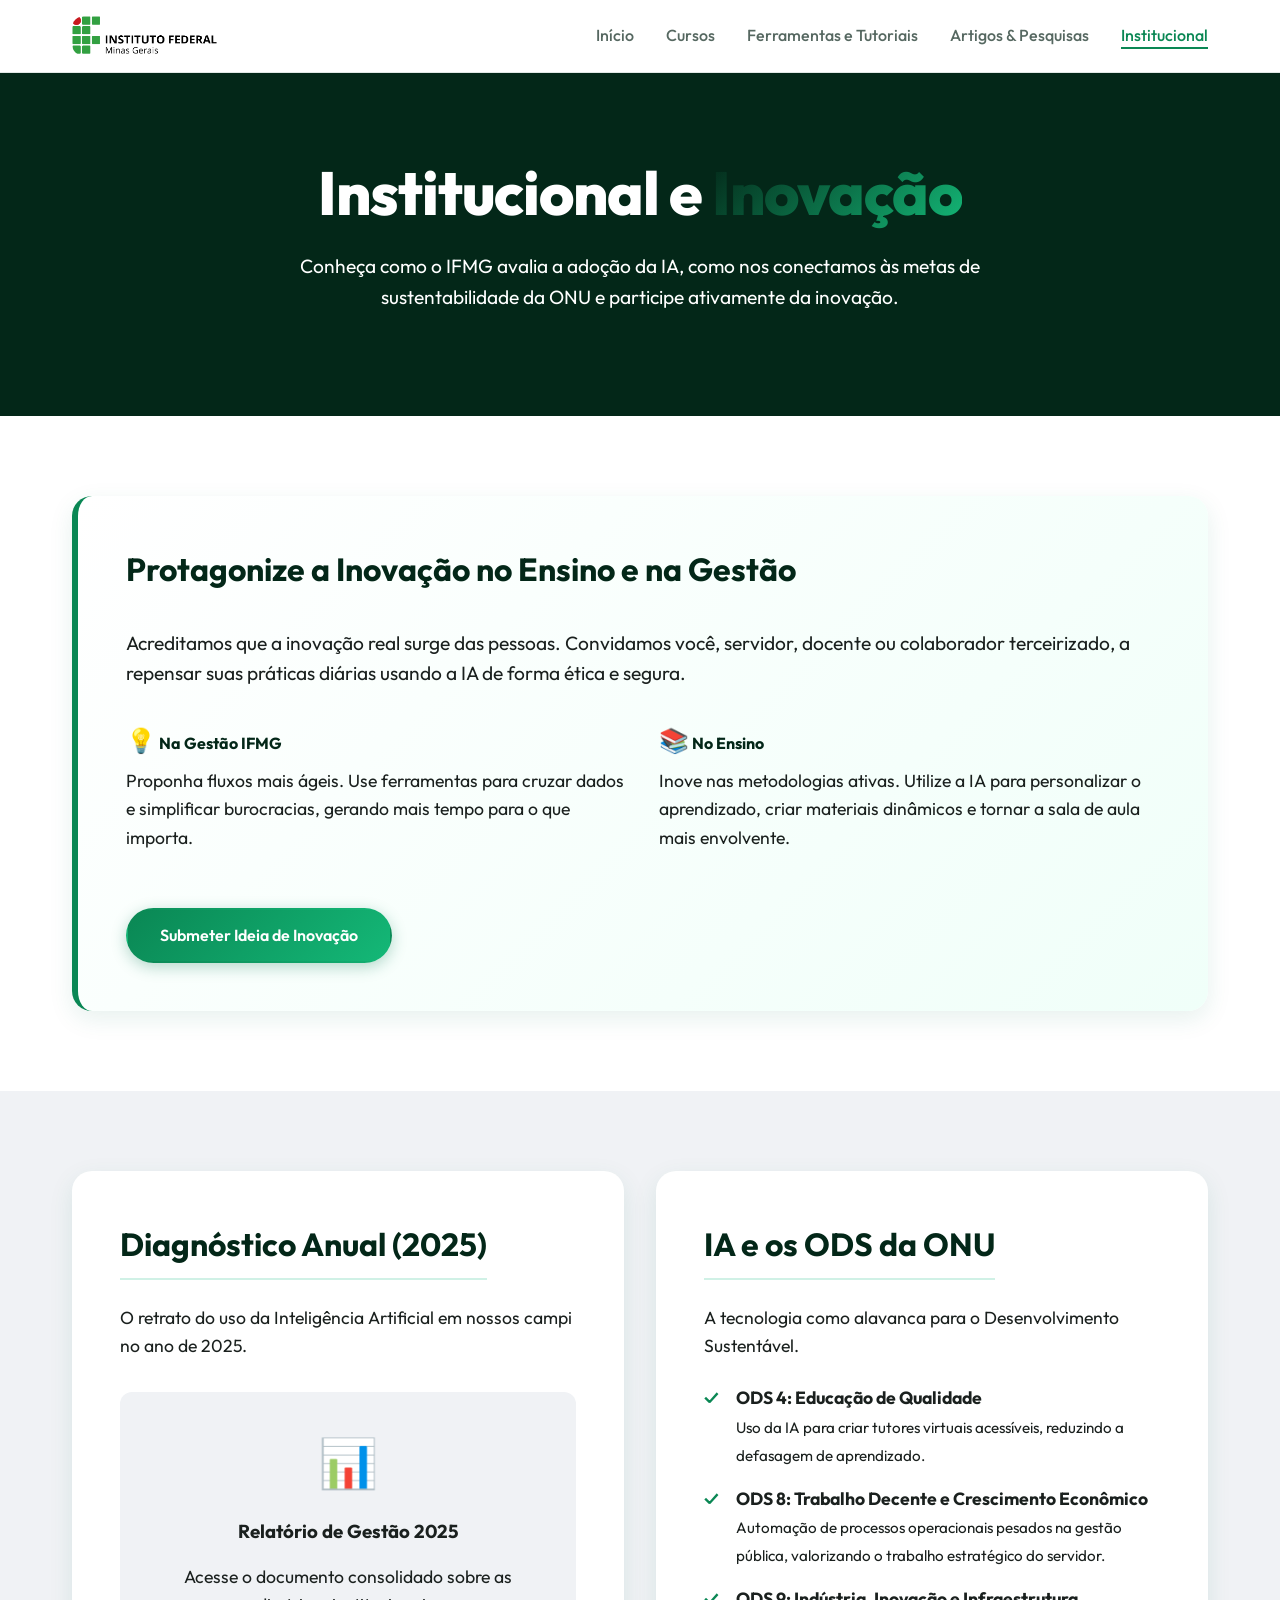
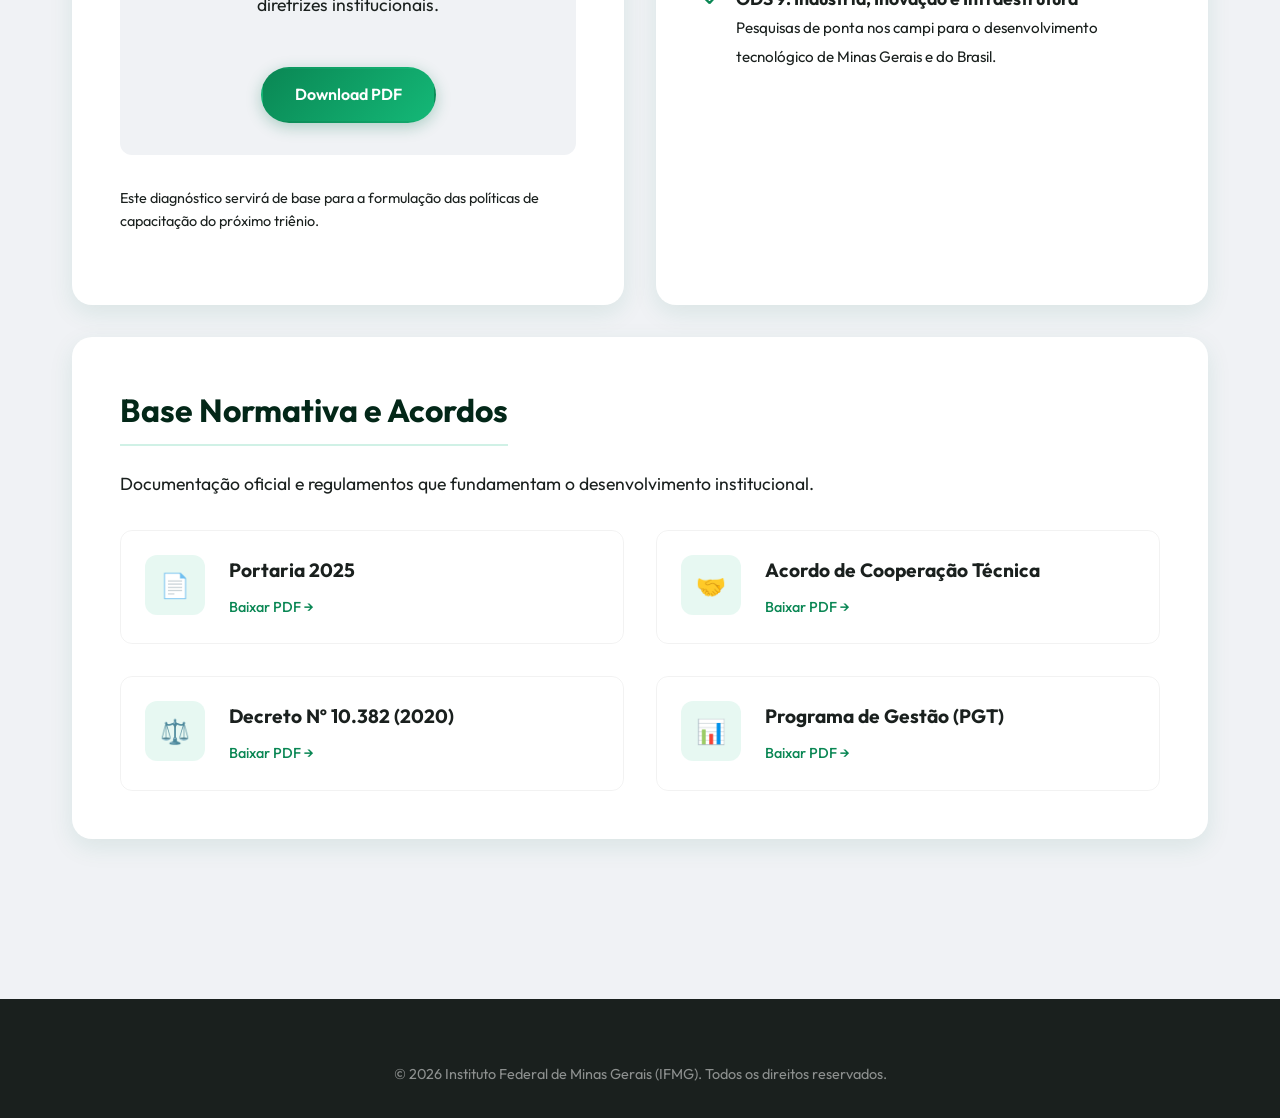
<file: institucional.html>
<!DOCTYPE html>
<html lang="pt-BR">
<head>
    <meta charset="UTF-8">
    <meta name="viewport" content="width=device-width, initial-scale=1.0">
    <title>Institucional, Inovação e ODS | IFMG IA</title>
    <meta name="description" content="Diagnóstico anual de uso da Inteligência Artificial no IFMG, apoio aos Objetivos de Desenvolvimento Sustentável (ODS) e Inovação.">
    <link rel="stylesheet" href="css/style.css">
</head>
<body>
    <nav class="navbar" id="navbar">
        <div class="container nav-container">
            <a href="index.html" class="logo">
                <img src="imagens/ifmg-simples.png" alt="IFMG IA" class="logo-img">
            </a>
            <button class="mobile-menu-btn" id="mobile-menu-btn">☰</button>
            <ul class="nav-links" id="nav-links">
                <li><a href="index.html">Início</a></li>
                <li><a href="cursos.html">Cursos</a></li>
                <li><a href="tutoriais.html">Ferramentas e Tutoriais</a></li>
                <li><a href="artigos.html">Artigos & Pesquisas</a></li>
                <li><a href="institucional.html" class="active">Institucional</a></li>
            </ul>
        </div>
    </nav>

    <header class="hero bg-dark" style="min-height: 40vh; padding: 10rem 0 4rem;">
        <div class="container hero-content">
            <h1 class="fade-in-up">Institucional e <span class="gradient-text">Inovação</span></h1>
            <p class="fade-in-up" style="transition-delay: 0.1s">
                Conheça como o IFMG avalia a adoção da IA, como nos conectamos às metas de sustentabilidade da ONU e participe ativamente da inovação.
            </p>
        </div>
    </header>

    <section class="section bg-white" id="inovacao">
        <div class="container">
            <div class="content-block fade-in-up" style="background: linear-gradient(135deg, var(--surface), #f0fff9); border-left: 6px solid var(--primary);">
                <h2 style="border: none;">Protagonize a Inovação no Ensino e na Gestão</h2>
                <p style="font-size: 1.2rem; margin-bottom: 2rem;">
                    Acreditamos que a inovação real surge das pessoas. Convidamos você, servidor, docente ou colaborador terceirizado, a repensar suas práticas diárias usando a IA de forma ética e segura. 
                </p>
                <div class="grid grid-2">
                    <div>
                        <h4 style="margin-bottom: 0.5rem; color: var(--primary-dark);"><span style="font-size: 1.5rem;">💡</span> Na Gestão IFMG</h4>
                        <p class="text-muted">Proponha fluxos mais ágeis. Use ferramentas para cruzar dados e simplificar burocracias, gerando mais tempo para o que importa.</p>
                    </div>
                    <div>
                        <h4 style="margin-bottom: 0.5rem; color: var(--primary-dark);"><span style="font-size: 1.5rem;">📚</span> No Ensino</h4>
                        <p class="text-muted">Inove nas metodologias ativas. Utilize a IA para personalizar o aprendizado, criar materiais dinâmicos e tornar a sala de aula mais envolvente.</p>
                    </div>
                </div>
                <div style="margin-top: 2rem;">
                    <a href="#" class="btn btn-primary">Submeter Ideia de Inovação</a>
                </div>
            </div>
        </div>
    </section>

    <section class="section bg-light">
        <div class="container">
            <div class="grid grid-2">
                <!-- Diagnóstico 2025 -->
                <div class="content-block fade-in-up">
                    <h2>Diagnóstico Anual (2025)</h2>
                    <p>O retrato do uso da Inteligência Artificial em nossos campi no ano de 2025.</p>
                    
                    <div style="background: var(--bg-color); padding: 2rem; border-radius: var(--radius-md); text-align: center; margin: 2rem 0;">
                        <span style="font-size: 3rem; display: block; margin-bottom: 1rem;">📊</span>
                        <h3 style="margin-bottom: 1rem;">Relatório de Gestão 2025</h3>
                        <p class="text-muted">Acesse o documento consolidado sobre as diretrizes institucionais.</p>
                        <a href="documentos/relatorio-de-gestao-2025-diagramado.pdf" target="_blank" class="btn btn-primary" style="margin-top: 1.5rem;">Download PDF</a>
                    </div>

                    <p class="text-muted" style="font-size: 0.9rem;">
                        Este diagnóstico servirá de base para a formulação das políticas de capacitação do próximo triênio.
                    </p>
                </div>

                <!-- ODS -->
                <div class="content-block fade-in-up" style="transition-delay: 0.2s">
                    <h2>IA e os ODS da ONU</h2>
                    <p>A tecnologia como alavanca para o Desenvolvimento Sustentável.</p>
                    
                    <ul class="styled-list">
                        <li>
                            <strong>ODS 4: Educação de Qualidade</strong><br>
                            <span class="text-muted" style="font-size: 0.95rem;">Uso da IA para criar tutores virtuais acessíveis, reduzindo a defasagem de aprendizado.</span>
                        </li>
                        <li>
                            <strong>ODS 8: Trabalho Decente e Crescimento Econômico</strong><br>
                            <span class="text-muted" style="font-size: 0.95rem;">Automação de processos operacionais pesados na gestão pública, valorizando o trabalho estratégico do servidor.</span>
                        </li>
                        <li>
                            <strong>ODS 9: Indústria, Inovação e Infraestrutura</strong><br>
                            <span class="text-muted" style="font-size: 0.95rem;">Pesquisas de ponta nos campi para o desenvolvimento tecnológico de Minas Gerais e do Brasil.</span>
                        </li>
                    </ul>
                </div>

                <!-- Documentos Oficiais -->
                <div class="content-block fade-in-up" style="transition-delay: 0.3s; grid-column: 1 / -1;">
                    <h2>Base Normativa e Acordos</h2>
                    <p>Documentação oficial e regulamentos que fundamentam o desenvolvimento institucional.</p>
                    
                    <div class="grid grid-2" style="margin-top: 2rem;">
                        <div class="resource-item" style="margin-bottom: 0;">
                            <div class="resource-icon" style="font-size: 1.5rem;">📄</div>
                            <div class="resource-content">
                                <h4>Portaria 2025</h4>
                                <a href="documentos/Portaria_2025_31831.pdf" target="_blank" style="color: var(--primary); font-weight: 500; font-size: 0.9rem;">Baixar PDF →</a>
                            </div>
                        </div>

                        <div class="resource-item" style="margin-bottom: 0;">
                            <div class="resource-icon" style="font-size: 1.5rem;">🤝</div>
                            <div class="resource-content">
                                <h4>Acordo de Cooperação Técnica</h4>
                                <a href="documentos/acordo_de_cooperacao_tecnica_19700546_rede-brasil-1.pdf" target="_blank" style="color: var(--primary); font-weight: 500; font-size: 0.9rem;">Baixar PDF →</a>
                            </div>
                        </div>

                        <div class="resource-item" style="margin-bottom: 0;">
                            <div class="resource-icon" style="font-size: 1.5rem;">⚖️</div>
                            <div class="resource-content">
                                <h4>Decreto Nº 10.382 (2020)</h4>
                                <a href="documentos/decreto-no-10-382-de-28-de-maio-de-2020.pdf" target="_blank" style="color: var(--primary); font-weight: 500; font-size: 0.9rem;">Baixar PDF →</a>
                            </div>
                        </div>

                        <div class="resource-item" style="margin-bottom: 0;">
                            <div class="resource-icon" style="font-size: 1.5rem;">📊</div>
                            <div class="resource-content">
                                <h4>Programa de Gestão (PGT)</h4>
                                <a href="documentos/sei_me_18357261_pgt-ifmg-1.pdf" target="_blank" style="color: var(--primary); font-weight: 500; font-size: 0.9rem;">Baixar PDF →</a>
                            </div>
                        </div>
                    </div>
                </div>
            </div>
        </div>
    </section>

    <footer>
        <div class="container">
            <div class="footer-bottom" style="margin-top: 0; padding-top: 0; border: none;">
                &copy; 2026 Instituto Federal de Minas Gerais (IFMG). Todos os direitos reservados.
            </div>
        </div>
    </footer>
    <script src="js/main.js"></script>
</body>
</html>
</file>
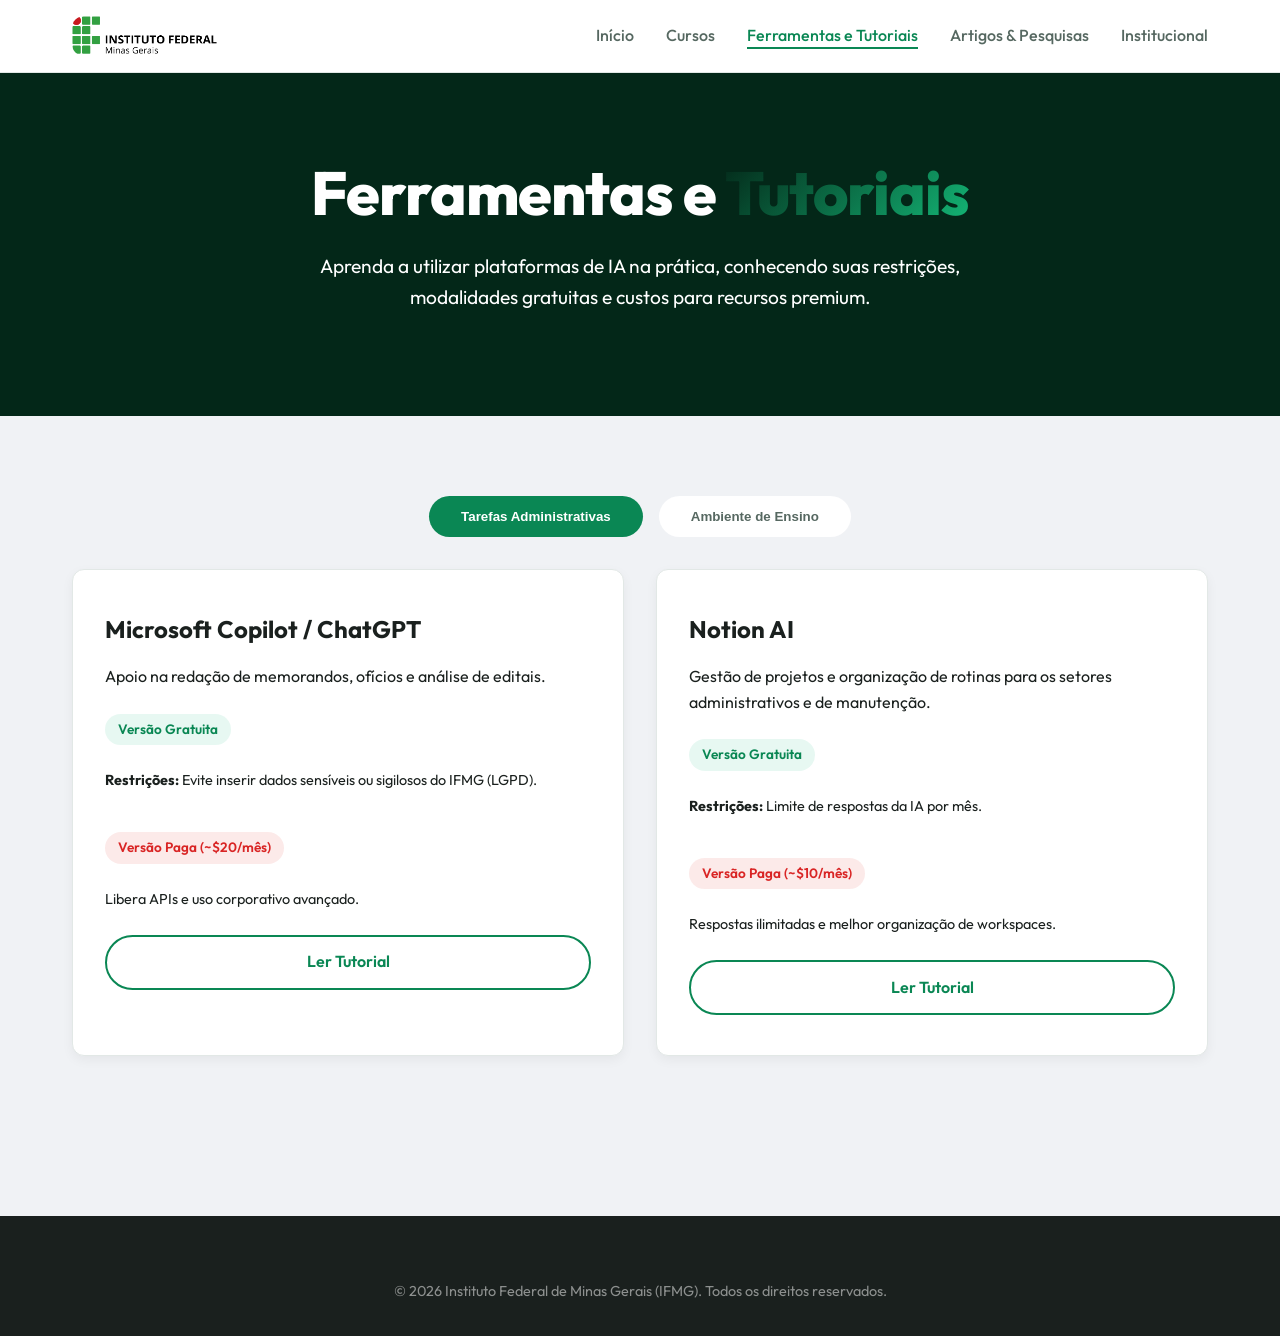
<file: tutoriais.html>
<!DOCTYPE html>
<html lang="pt-BR">
<head>
    <meta charset="UTF-8">
    <meta name="viewport" content="width=device-width, initial-scale=1.0">
    <title>Tutoriais e Ferramentas | IFMG IA</title>
    <meta name="description" content="Tutoriais de ferramentas de Inteligência Artificial para uso administrativo e de ensino.">
    <link rel="stylesheet" href="css/style.css">
    <style>
        .tabs { display: flex; gap: 1rem; margin-bottom: 2rem; justify-content: center; }
        .tab-btn { background: var(--surface); border: 2px solid var(--border-glass); padding: 0.8rem 2rem; border-radius: var(--radius-pill); cursor: pointer; font-weight: 600; color: var(--text-muted); transition: var(--transition); }
        .tab-btn:hover { border-color: var(--primary-light); }
        .tab-btn.active { background: var(--primary); color: white; border-color: var(--primary); }
        .tab-content { display: none; opacity: 0; transition: opacity 0.5s ease; }
        .tab-content.active-content { display: block; opacity: 1; }
    </style>
</head>
<body>
    <nav class="navbar" id="navbar">
        <div class="container nav-container">
            <a href="index.html" class="logo">
                <img src="imagens/ifmg-simples.png" alt="IFMG IA" class="logo-img">
            </a>
            <button class="mobile-menu-btn" id="mobile-menu-btn">☰</button>
            <ul class="nav-links" id="nav-links">
                <li><a href="index.html">Início</a></li>
                <li><a href="cursos.html">Cursos</a></li>
                <li><a href="tutoriais.html" class="active">Ferramentas e Tutoriais</a></li>
                <li><a href="artigos.html">Artigos & Pesquisas</a></li>
                <li><a href="institucional.html">Institucional</a></li>
            </ul>
        </div>
    </nav>

    <header class="hero bg-dark" style="min-height: 40vh; padding: 10rem 0 4rem;">
        <div class="container hero-content">
            <h1 class="fade-in-up">Ferramentas e <span class="gradient-text">Tutoriais</span></h1>
            <p class="fade-in-up" style="transition-delay: 0.1s">
                Aprenda a utilizar plataformas de IA na prática, conhecendo suas restrições, modalidades gratuitas e custos para recursos premium.
            </p>
        </div>
    </header>

    <section class="section bg-light">
        <div class="container">
            <div class="tabs fade-in-up">
                <button class="tab-btn active" data-target="admin">Tarefas Administrativas</button>
                <button class="tab-btn" data-target="ensino">Ambiente de Ensino</button>
            </div>

            <!-- Tab: Administrativo -->
            <div id="admin" class="tab-content active-content">
                <div class="grid grid-2">
                    <div class="solid-card">
                        <h3>Microsoft Copilot / ChatGPT</h3>
                        <p class="text-muted">Apoio na redação de memorandos, ofícios e análise de editais.</p>
                        <div style="margin: 1.5rem 0;">
                            <span class="badge badge-free">Versão Gratuita</span>
                            <p style="font-size: 0.9rem; margin-top: 0.5rem;"><strong>Restrições:</strong> Evite inserir dados sensíveis ou sigilosos do IFMG (LGPD).</p>
                        </div>
                        <div style="margin: 1.5rem 0; padding-top: 1rem; border-top: 1px solid var(--border-glass);">
                            <span class="badge badge-paid">Versão Paga (~$20/mês)</span>
                            <p style="font-size: 0.9rem; margin-top: 0.5rem;">Libera APIs e uso corporativo avançado.</p>
                        </div>
                        <a href="#" class="btn btn-outline" style="width: 100%;">Ler Tutorial</a>
                    </div>

                    <div class="solid-card">
                        <h3>Notion AI</h3>
                        <p class="text-muted">Gestão de projetos e organização de rotinas para os setores administrativos e de manutenção.</p>
                        <div style="margin: 1.5rem 0;">
                            <span class="badge badge-free">Versão Gratuita</span>
                            <p style="font-size: 0.9rem; margin-top: 0.5rem;"><strong>Restrições:</strong> Limite de respostas da IA por mês.</p>
                        </div>
                        <div style="margin: 1.5rem 0; padding-top: 1rem; border-top: 1px solid var(--border-glass);">
                            <span class="badge badge-paid">Versão Paga (~$10/mês)</span>
                            <p style="font-size: 0.9rem; margin-top: 0.5rem;">Respostas ilimitadas e melhor organização de workspaces.</p>
                        </div>
                        <a href="#" class="btn btn-outline" style="width: 100%;">Ler Tutorial</a>
                    </div>
                </div>
            </div>

            <!-- Tab: Ensino -->
            <div id="ensino" class="tab-content">
                <div class="grid grid-2">
                    <div class="solid-card">
                        <h3>Canva com IA (Magic Studio)</h3>
                        <p class="text-muted">Para docentes: geração de slides interativos e materiais visuais para aulas.</p>
                        <div style="margin: 1.5rem 0;">
                            <span class="badge badge-free">Educação (Gratuito para IFMG)</span>
                            <p style="font-size: 0.9rem; margin-top: 0.5rem;"><strong>Acesso:</strong> Utilizar o e-mail institucional @ifmg.edu.br para liberar os recursos Pro gratuitamente.</p>
                        </div>
                        <a href="#" class="btn btn-primary" style="width: 100%; margin-top: 1rem;">Ler Tutorial</a>
                    </div>

                    <div class="solid-card">
                        <h3>Perplexity AI (Para Estudantes e Docentes)</h3>
                        <p class="text-muted">Motor de busca conversacional excelente para pesquisa acadêmica com fontes citadas.</p>
                        <div style="margin: 1.5rem 0;">
                            <span class="badge badge-free">Versão Gratuita</span>
                            <p style="font-size: 0.9rem; margin-top: 0.5rem;"><strong>Restrições:</strong> Consultas diárias limitadas nos modelos de ponta.</p>
                        </div>
                        <div style="margin: 1.5rem 0; padding-top: 1rem; border-top: 1px solid var(--border-glass);">
                            <span class="badge badge-paid">Versão Paga (~$20/mês)</span>
                            <p style="font-size: 0.9rem; margin-top: 0.5rem;">Modelos avançados (Claude 3, GPT-4) sem limites rigorosos.</p>
                        </div>
                        <a href="#" class="btn btn-outline" style="width: 100%;">Ler Tutorial</a>
                    </div>
                </div>
            </div>
        </div>
    </section>

    <footer>
        <div class="container">
            <div class="footer-bottom" style="margin-top: 0; padding-top: 0; border: none;">
                &copy; 2026 Instituto Federal de Minas Gerais (IFMG). Todos os direitos reservados.
            </div>
        </div>
    </footer>
    <script src="js/main.js"></script>
</body>
</html>
</file>
<file: css/style.css>
@import url('https://fonts.googleapis.com/css2?family=Outfit:wght@300;400;500;600;700&display=swap');

:root {
  /* Cores Principais - Tons mais escuros e vibrantes (Alto Impacto) */
  --primary: #0A8754; 
  --primary-light: #14B877;
  --primary-dark: #032718;
  
  /* Secundárias e Acentos */
  --secondary: #D92525; /* Vermelho mais forte */
  --accent: #11D494;
  
  /* Tons de Fundo e Superfícies */
  --bg-color: #F0F2F5; /* Cinza claro estilo WP */
  --surface: #FFFFFF;
  --surface-alt: #F8F9FA;
  --border-color: #E2E8E6;
  
  /* Textos */
  --text-main: #1A201E;
  --text-muted: #566861;
  
  /* Utilitários */
  --shadow-sm: 0 2px 8px rgba(15, 122, 85, 0.05);
  --shadow-md: 0 8px 24px rgba(15, 122, 85, 0.1);
  --shadow-lg: 0 16px 40px rgba(15, 122, 85, 0.15);
  
  --radius-md: 12px;
  --radius-lg: 20px;
  --radius-pill: 100px;
  
  --transition: all 0.3s cubic-bezier(0.25, 0.8, 0.25, 1);
}

/* Base Styles */
* {
  margin: 0;
  padding: 0;
  box-sizing: border-box;
}

body {
  font-family: 'Outfit', sans-serif;
  background-color: var(--bg-color);
  color: var(--text-main);
  line-height: 1.6;
  overflow-x: hidden;
  background-image: radial-gradient(circle at 15% 50%, rgba(24, 184, 130, 0.05), transparent 25%),
                    radial-gradient(circle at 85% 30%, rgba(15, 122, 85, 0.08), transparent 25%);
}

a {
  text-decoration: none;
  color: inherit;
}

ul {
  list-style: none;
}

img {
  max-width: 100%;
  height: auto;
  border-radius: var(--radius-md);
}

/* Container */
.container {
  width: 100%;
  max-width: 1200px;
  margin: 0 auto;
  padding: 0 2rem;
}

/* Navbar */
.navbar {
  position: fixed;
  top: 0;
  left: 0;
  width: 100%;
  padding: 1rem 0;
  background: var(--surface);
  border-bottom: 1px solid var(--border-color);
  z-index: 1000;
  transition: var(--transition);
}

.navbar.scrolled {
  padding: 0.8rem 0;
  box-shadow: var(--shadow-sm);
  background: rgba(255, 255, 255, 0.9);
}

.nav-container {
  display: flex;
  justify-content: space-between;
  align-items: center;
}

.logo {
  font-size: 1.5rem;
  font-weight: 700;
  color: var(--primary-dark);
  display: flex;
  align-items: center;
  gap: 0.5rem;
}

.logo span {
  color: var(--primary);
}

.logo-img {
  height: 40px;
  width: auto;
  display: block;
}

.footer-logo {
  height: 60px;
  width: auto;
  margin-bottom: 1rem;
  display: block;
}

.footer-logos-group {
  display: flex;
  gap: 1.5rem;
  align-items: center;
  margin-bottom: 1rem;
}

.nav-links {
  display: flex;
  gap: 2rem;
}

.nav-links a {
  font-weight: 500;
  color: var(--text-muted);
  transition: var(--transition);
  position: relative;
}

.nav-links a::after {
  content: '';
  position: absolute;
  bottom: -4px;
  left: 0;
  width: 0%;
  height: 2px;
  background-color: var(--primary);
  transition: var(--transition);
}

.nav-links a:hover,
.nav-links a.active {
  color: var(--primary);
}

.nav-links a:hover::after,
.nav-links a.active::after {
  width: 100%;
}

/* Mobile Menu Button */
.mobile-menu-btn {
  display: none;
  background: none;
  border: none;
  font-size: 1.5rem;
  color: var(--text-main);
  cursor: pointer;
}

/* Buttons */
.btn {
  display: inline-flex;
  align-items: center;
  justify-content: center;
  padding: 0.8rem 2rem;
  font-weight: 600;
  border-radius: var(--radius-pill);
  transition: var(--transition);
  cursor: pointer;
  border: 2px solid transparent;
}

.btn-primary {
  background: linear-gradient(135deg, var(--primary), var(--primary-light));
  color: white;
  box-shadow: 0 4px 15px rgba(15, 122, 85, 0.3);
}

.btn-primary:hover {
  transform: translateY(-2px);
  box-shadow: 0 6px 20px rgba(15, 122, 85, 0.4);
}

.btn-outline {
  border-color: var(--primary);
  color: var(--primary);
  background: transparent;
}

.btn-outline:hover {
  background: var(--primary);
  color: white;
}

/* Hero Section */
.hero {
  padding: 10rem 0 6rem;
  min-height: 90vh;
  display: flex;
  align-items: center;
  position: relative;
}

.hero-content {
  text-align: center;
  max-width: 800px;
  margin: 0 auto;
}

.hero .tag {
  display: inline-block;
  padding: 0.5rem 1.2rem;
  background: rgba(24, 184, 130, 0.1);
  color: var(--primary);
  border-radius: var(--radius-pill);
  font-weight: 600;
  font-size: 0.9rem;
  margin-bottom: 1.5rem;
}

.hero h1 {
  font-size: 3.8rem;
  font-weight: 800;
  line-height: 1.1;
  margin-bottom: 1.5rem;
  color: var(--primary-dark);
  letter-spacing: -1px;
}

.hero .gradient-text {
  background: linear-gradient(135deg, var(--primary-dark), var(--primary-light));
  -webkit-background-clip: text;
  -webkit-text-fill-color: transparent;
  background-clip: text;
}

.hero p {
  font-size: 1.2rem;
  color: inherit;
  opacity: 0.9;
  margin-bottom: 2.5rem;
}

/* Background Utilities */
.bg-dark {
  background-color: var(--primary-dark);
  color: white;
}
.bg-dark h1, .bg-dark h2, .bg-dark h3 {
  color: white;
}
.bg-dark .text-muted {
  color: rgba(255,255,255,0.7);
}

.bg-light {
  background-color: var(--bg-color);
}

.bg-white {
  background-color: var(--surface);
}

.hero-buttons {
  display: flex;
  gap: 1rem;
  justify-content: center;
}

/* Sections */
.section {
  padding: 5rem 0;
}

.section-bg {
  background: var(--surface);
}

.section-header {
  text-align: center;
  margin-bottom: 4rem;
  max-width: 700px;
  margin-left: auto;
  margin-right: auto;
}

.section-header h2 {
  font-size: 2.8rem;
  font-weight: 800;
  color: var(--primary-dark);
  margin-bottom: 1rem;
  letter-spacing: -0.5px;
}

.section-header p {
  color: var(--text-muted);
  font-size: 1.1rem;
}

/* Grid Layouts */
.grid {
  display: grid;
  gap: 2rem;
}

.grid-2 { grid-template-columns: repeat(2, 1fr); }
.grid-3 { grid-template-columns: repeat(3, 1fr); }

/* Solid Cards (Estilo WP) */
.solid-card {
  background: var(--surface);
  border: 1px solid var(--border-color);
  border-radius: var(--radius-md);
  padding: 2.5rem 2rem;
  box-shadow: 0 4px 12px rgba(0,0,0,0.05);
  transition: var(--transition);
  height: 100%;
}

.solid-card:hover {
  transform: translateY(-5px);
  box-shadow: 0 12px 30px rgba(0,0,0,0.08);
  border-color: var(--primary-light);
}

.solid-card h3 {
  font-size: 1.5rem;
  color: var(--text-main);
  margin-bottom: 1rem;
}

/* Banner Citação */
.quote-banner {
  text-align: center;
  max-width: 900px;
  margin: 0 auto;
}
.quote-banner h2 {
  font-size: 2.5rem;
  font-weight: 800;
  margin-bottom: 1.5rem;
  color: var(--primary-dark);
}
.quote-banner p {
  font-size: 1.3rem;
  color: var(--text-muted);
  line-height: 1.7;
  margin-bottom: 2rem;
}

/* Content Layouts */
.content-wrapper {
  display: flex;
  flex-direction: column;
  gap: 3rem;
}

.content-block {
  background: var(--surface);
  border-radius: var(--radius-lg);
  padding: 3rem;
  box-shadow: var(--shadow-md);
}

.content-block h2 {
  color: var(--primary-dark);
  font-size: 2rem;
  margin-bottom: 1.5rem;
  border-bottom: 2px solid rgba(24, 184, 130, 0.2);
  padding-bottom: 0.5rem;
  display: inline-block;
}

.content-block p {
  margin-bottom: 1.5rem;
  font-size: 1.1rem;
}

/* List Styling */
.styled-list {
  list-style: none;
  margin-top: 1rem;
}

.styled-list li {
  position: relative;
  padding-left: 2rem;
  margin-bottom: 1rem;
  font-size: 1.1rem;
}

.styled-list li::before {
  content: '✓';
  position: absolute;
  left: 0;
  top: 0;
  color: var(--primary);
  font-weight: bold;
}

/* Badges / Tags */
.badge {
  display: inline-block;
  padding: 0.3rem 0.8rem;
  border-radius: var(--radius-pill);
  font-size: 0.85rem;
  font-weight: 600;
  margin-bottom: 1rem;
}

.badge-free { background: rgba(24, 184, 130, 0.1); color: var(--primary); }
.badge-paid { background: rgba(227, 53, 47, 0.1); color: var(--secondary); }

/* Resource Item */
.resource-item {
  display: flex;
  align-items: flex-start;
  gap: 1.5rem;
  padding: 1.5rem;
  border: 1px solid rgba(0,0,0,0.05);
  border-radius: var(--radius-md);
  margin-bottom: 1.5rem;
  transition: var(--transition);
}

.resource-item:hover {
  border-color: var(--primary-light);
  box-shadow: var(--shadow-sm);
}

.resource-icon {
  font-size: 2.5rem;
  background: rgba(24, 184, 130, 0.1);
  width: 60px;
  height: 60px;
  display: flex;
  align-items: center;
  justify-content: center;
  border-radius: var(--radius-md);
}

.resource-content h4 {
  font-size: 1.2rem;
  margin-bottom: 0.5rem;
}

.resource-meta {
  font-size: 0.9rem;
  color: var(--text-muted);
  display: flex;
  gap: 1rem;
  margin-top: 0.8rem;
}

/* Footer */
footer {
  background: var(--text-main);
  color: white;
  padding: 4rem 0 2rem;
  margin-top: 5rem;
}

.footer-content {
  display: grid;
  grid-template-columns: 2fr 1fr 1fr;
  gap: 3rem;
  margin-bottom: 3rem;
}

.footer-brand .logo {
  color: white;
  margin-bottom: 1rem;
}

.footer-brand p {
  color: rgba(255, 255, 255, 0.7);
  max-width: 300px;
}

.footer-links h4 {
  font-size: 1.2rem;
  margin-bottom: 1.5rem;
}

.footer-links ul li {
  margin-bottom: 0.8rem;
}

.footer-links a {
  color: rgba(255, 255, 255, 0.7);
  transition: var(--transition);
}

.footer-links a:hover {
  color: var(--primary-light);
  padding-left: 5px;
}

.footer-bottom {
  text-align: center;
  padding-top: 2rem;
  border-top: 1px solid rgba(255, 255, 255, 0.1);
  color: rgba(255, 255, 255, 0.5);
  font-size: 0.9rem;
}

/* Animations */
.fade-in-up {
  opacity: 0;
  transform: translateY(30px);
  transition: opacity 0.8s ease, transform 0.8s ease;
}

.fade-in-up.visible {
  opacity: 1;
  transform: translateY(0);
}

/* Responsive */
@media (max-width: 992px) {
  .hero h1 { font-size: 2.8rem; }
  .grid-3 { grid-template-columns: repeat(2, 1fr); }
  .footer-content { grid-template-columns: 1fr 1fr; }
}

@media (max-width: 768px) {
  .mobile-menu-btn { display: block; }
  
  .nav-links {
    position: fixed;
    top: 70px;
    left: 0;
    width: 100%;
    background: var(--surface);
    flex-direction: column;
    gap: 0;
    box-shadow: var(--shadow-md);
    clip-path: circle(0 at top right);
    transition: clip-path 0.5s ease-out;
  }

  .nav-links.active {
    clip-path: circle(150% at top right);
  }

  .nav-links li {
    width: 100%;
    text-align: center;
  }

  .nav-links a {
    display: block;
    padding: 1.5rem;
    border-bottom: 1px solid rgba(0,0,0,0.05);
  }

  .hero { padding: 8rem 0 4rem; }
  .hero h1 { font-size: 2.2rem; }
  .grid-2, .grid-3 { grid-template-columns: 1fr; }
  .footer-content { grid-template-columns: 1fr; }
  
  .resource-item { flex-direction: column; }
}
</file>
